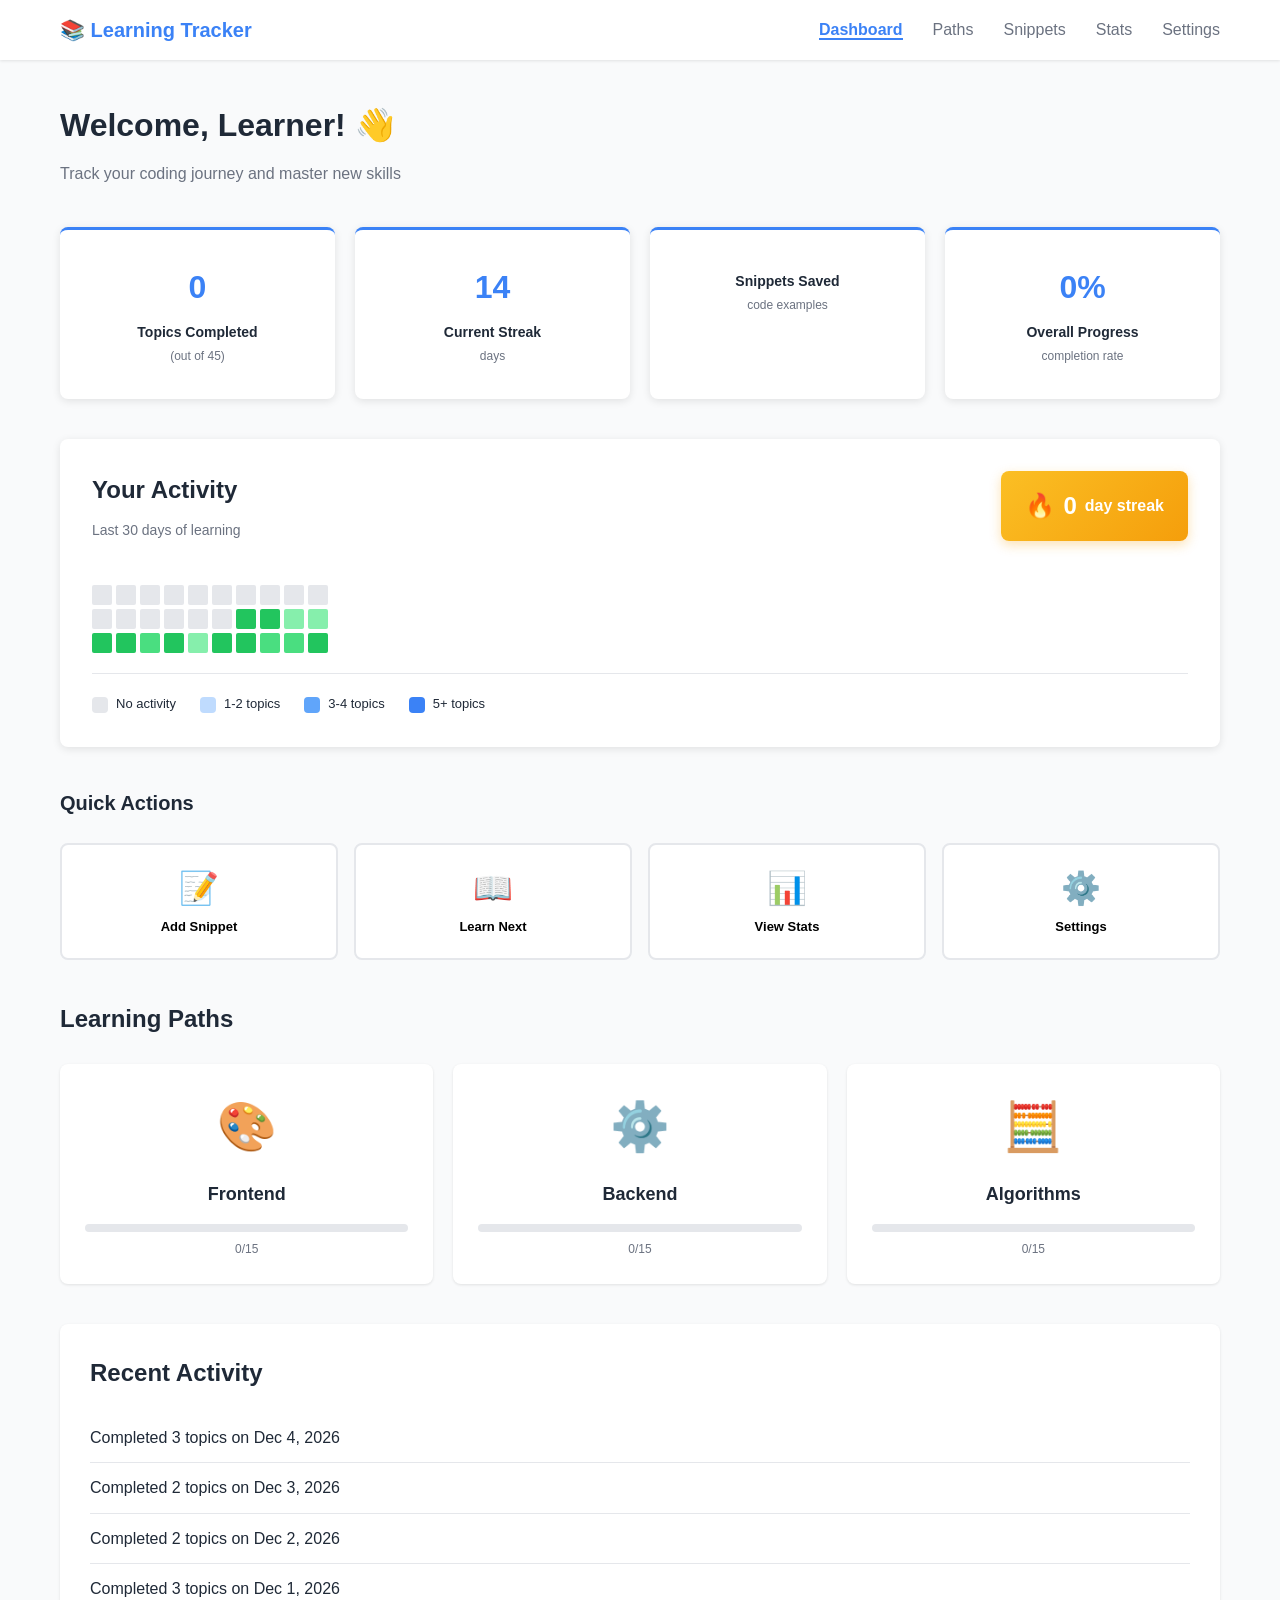
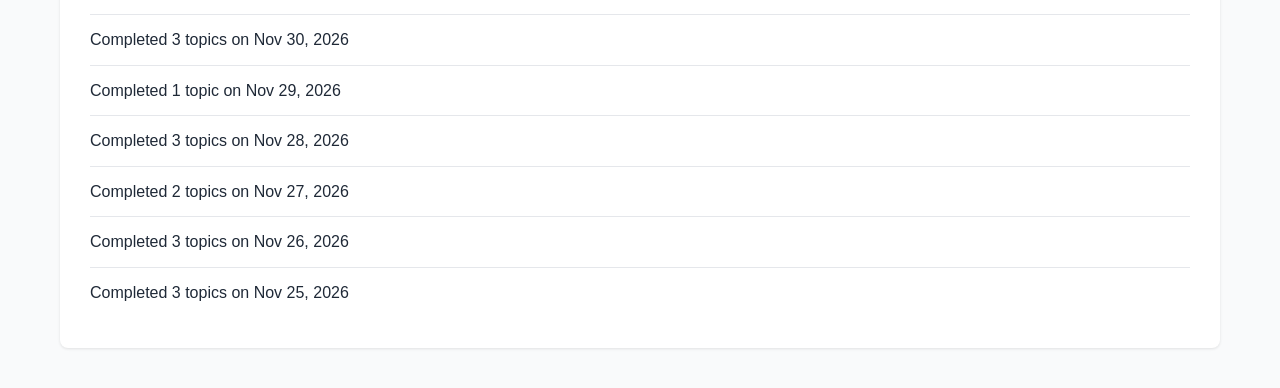
<file: index.html>
<!DOCTYPE html>
<html lang="en">
<head>
    <meta charset="UTF-8">
    <meta name="viewport" content="width=device-width, initial-scale=1.0">
    <title>Developer Learning Path Tracker</title>
    <link rel="stylesheet" href="css/style.css">
</head>
<body>
    <!-- Navigation -->
    <nav class="navbar">
        <div class="nav-container">
            <div class="nav-logo">📚 Learning Tracker</div>
            <button class="hamburger" id="hamburger">
                <span></span>
                <span></span>
                <span></span>
            </button>
            <ul class="nav-menu" id="navMenu">
                <li><a href="index.html" class="active">Dashboard</a></li>
                <li><a href="paths.html">Paths</a></li>
                <li><a href="snippets.html">Snippets</a></li>
                <li><a href="stats.html">Stats</a></li>
                <li><a href="settings.html">Settings</a></li>
            </ul>
        </div>
    </nav>

    <!-- Main Content -->
    <main class="container">
        <div class="dashboard-header">
            <h1>Welcome, <span id="userName">Learner</span>! 👋</h1>
            <p>Track your coding journey and master new skills</p>
        </div>

        <!-- Stats Cards -->
        <section class="stats-section">
            <div class="stat-card">
                <div class="stat-number" id="topicsCount">0</div>
                <div class="stat-label">Topics Completed</div>
                <div class="stat-subtitle">(out of 45)</div>
            </div>
            <div class="stat-card">
                <div class="stat-number" id="currentStreak">0</div>
                <div class="stat-label">Current Streak</div>
                <div class="stat-subtitle">days</div>
            </div>
            <div class="stat-card">
                <div class="stat-number" id="snippetsCount">0</div>
                <div class="stat-label">Snippets Saved</div>
                <div class="stat-subtitle">code examples</div>
            </div>
            <div class="stat-card">
                <div class="stat-number" id="completionRate">0%</div>
                <div class="stat-label">Overall Progress</div>
                <div class="stat-subtitle">completion rate</div>
            </div>
        </section>

        <!-- Activity Grid -->
        <section class="activity-section">
            <div class="activity-header">
                <div>
                    <h2>Your Activity</h2>
                    <p class="activity-label">Last 30 days of learning</p>
                </div>
                <div class="streak-badge" id="streakBadge">
                    <span class="streak-fire">🔥</span>
                    <span class="streak-number" id="streakDisplay">0</span>
                    <span class="streak-text">day streak</span>
                </div>
            </div>
            <div class="activity-grid" id="activityGrid"></div>
            <div class="activity-legend">
                <div class="legend-item">
                    <span class="legend-box" style="background-color: #e5e7eb;"></span>
                    <span>No activity</span>
                </div>
                <div class="legend-item">
                    <span class="legend-box" style="background-color: #bfdbfe;"></span>
                    <span>1-2 topics</span>
                </div>
                <div class="legend-item">
                    <span class="legend-box" style="background-color: #60a5fa;"></span>
                    <span>3-4 topics</span>
                </div>
                <div class="legend-item">
                    <span class="legend-box" style="background-color: #3b82f6;"></span>
                    <span>5+ topics</span>
                </div>
            </div>
        </section>

        <!-- Quick Actions -->
        <section class="quick-actions-section">
            <h2>Quick Actions</h2>
            <div class="quick-actions-grid">
                <button class="quick-action-btn" onclick="openSnippetModal()">
                    <span class="action-icon">📝</span>
                    <span class="action-text">Add Snippet</span>
                </button>
                <button class="quick-action-btn" onclick="goToPath('frontend')">
                    <span class="action-icon">📖</span>
                    <span class="action-text">Learn Next</span>
                </button>
                <button class="quick-action-btn" onclick="window.location.href='stats.html'">
                    <span class="action-icon">📊</span>
                    <span class="action-text">View Stats</span>
                </button>
                <button class="quick-action-btn" onclick="window.location.href='settings.html'">
                    <span class="action-icon">⚙️</span>
                    <span class="action-text">Settings</span>
                </button>
            </div>
        </section>

        <!-- Learning Paths Overview -->
        <section class="paths-section">
            <h2>Learning Paths</h2>
            <div class="paths-grid">
                <div class="path-card" onclick="goToPath('frontend')">
                    <div class="path-icon">🎨</div>
                    <h3>Frontend</h3>
                    <div class="path-progress">
                        <div class="progress-bar">
                            <div class="progress-fill" id="frontendProgress"></div>
                        </div>
                        <span class="progress-text" id="frontendText">0/15</span>
                    </div>
                </div>
                <div class="path-card" onclick="goToPath('backend')">
                    <div class="path-icon">⚙️</div>
                    <h3>Backend</h3>
                    <div class="path-progress">
                        <div class="progress-bar">
                            <div class="progress-fill" id="backendProgress"></div>
                        </div>
                        <span class="progress-text" id="backendText">0/15</span>
                    </div>
                </div>
                <div class="path-card" onclick="goToPath('algorithms')">
                    <div class="path-icon">🧮</div>
                    <h3>Algorithms</h3>
                    <div class="path-progress">
                        <div class="progress-bar">
                            <div class="progress-fill" id="algorithmsProgress"></div>
                        </div>
                        <span class="progress-text" id="algorithmsText">0/15</span>
                    </div>
                </div>
            </div>
        </section>

        <!-- Recent Activity -->
        <section class="recent-section">
            <h2>Recent Activity</h2>
            <ul class="activity-list" id="activityList">
                <li>No activity yet. Start learning!</li>
            </ul>
        </section>
    </main>

    <script src="js/data.js"></script>
    <script src="js/utils.js"></script>
    <script src="js/app.js"></script>
    <script>
        // Dashboard specific initialization
        document.addEventListener('DOMContentLoaded', function() {
            initDashboard();
        });

        function initDashboard() {
            // Display user name
            const userName = localStorage.getItem('userName') || 'Learner';
            document.getElementById('userName').textContent = userName;

            // Calculate and display stats
            updateStats();
            renderActivityGrid();
            updatePathProgress();
            updateRecentActivity();
        }

        function updateStats() {
            const topics = loadTopics();
            const snippets = loadSnippets();
            
            // Count completed topics
            let completedCount = 0;
            for (let topicId in topics) {
                if (topics[topicId].completed) {
                    completedCount++;
                }
            }

            // Calculate current streak
            const streak = calculateCurrentStreak();

            // Update DOM
            document.getElementById('topicsCount').textContent = completedCount;
            document.getElementById('currentStreak').textContent = streak;
            document.getElementById('snippetsCount').textContent = snippets.length;
            document.getElementById('completionRate').textContent = 
                Math.round((completedCount / 45) * 100) + '%';
        }

        function calculateCurrentStreak() {
            const activity = loadActivity();
            let streak = 0;
            const today = new Date();

            for (let i = 0; i < 365; i++) {
                const date = new Date(today);
                date.setDate(date.getDate() - i);
                const dateStr = date.toISOString().split('T')[0];

                if (activity[dateStr] && activity[dateStr].topicsCompleted > 0) {
                    streak++;
                } else if (i > 0) {
                    break;
                }
            }

            return streak;
        }

        function updatePathProgress() {
            const topics = loadTopics();
            const paths = {
                frontend: { completed: 0, total: 15 },
                backend: { completed: 0, total: 15 },
                algorithms: { completed: 0, total: 15 }
            };

            for (let topicId in topics) {
                const topic = topics[topicId];
                if (paths[topic.path]) {
                    if (topic.completed) {
                        paths[topic.path].completed++;
                    }
                }
            }

            // Update frontend
            updatePathCard('frontend', paths.frontend.completed, paths.frontend.total);
            // Update backend
            updatePathCard('backend', paths.backend.completed, paths.backend.total);
            // Update algorithms
            updatePathCard('algorithms', paths.algorithms.completed, paths.algorithms.total);
        }

        function updatePathCard(path, completed, total) {
            const percentage = (completed / total) * 100;
            document.getElementById(path + 'Progress').style.width = percentage + '%';
            document.getElementById(path + 'Text').textContent = completed + '/' + total;
        }

        function updateRecentActivity() {
            const activity = loadActivity();
            const activityList = document.getElementById('activityList');
            activityList.innerHTML = '';

            // Get last 10 days of activity
            const entries = [];
            for (let i = 0; i < 10; i++) {
                const date = new Date();
                date.setDate(date.getDate() - i);
                const dateStr = date.toISOString().split('T')[0];

                if (activity[dateStr] && activity[dateStr].topicsCompleted > 0) {
                    entries.push({
                        date: dateStr,
                        count: activity[dateStr].topicsCompleted
                    });
                }
            }

            if (entries.length === 0) {
                activityList.innerHTML = '<li>No activity yet. Start learning!</li>';
                return;
            }

            entries.forEach(entry => {
                const formattedDate = formatDate(new Date(entry.date));
                const li = document.createElement('li');
                li.textContent = `Completed ${entry.count} topic${entry.count > 1 ? 's' : ''} on ${formattedDate}`;
                activityList.appendChild(li);
            });
        }

        function goToPath(path) {
            window.location.href = 'paths.html#' + path;
        }
    </script>
</body>
</html>
</file>
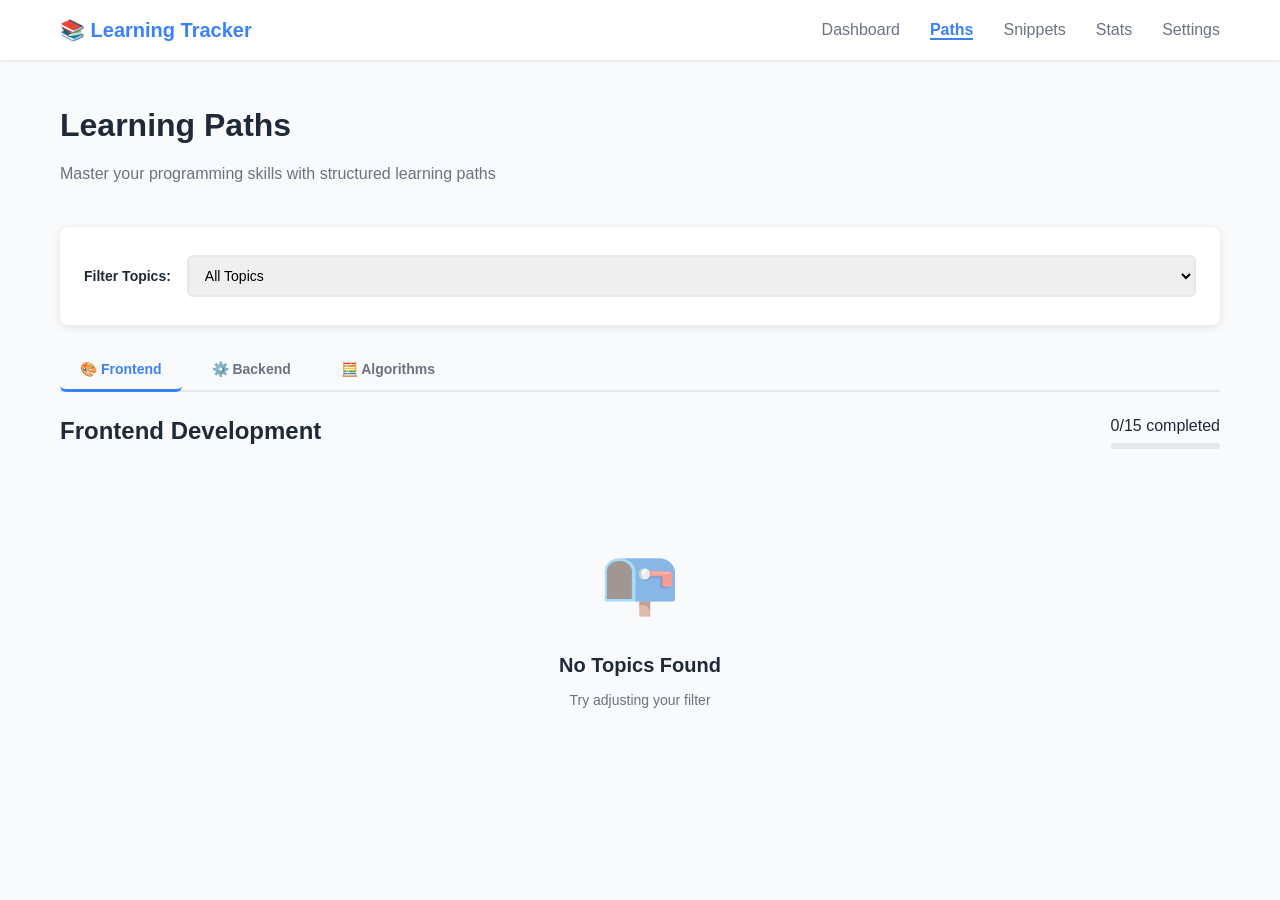
<file: paths.html>
<!DOCTYPE html>
<html lang="en">
<head>
    <meta charset="UTF-8">
    <meta name="viewport" content="width=device-width, initial-scale=1.0">
    <title>Learning Paths - Developer Learning Tracker</title>
    <link rel="stylesheet" href="css/style.css">
</head>
<body>
    <!-- Navigation -->
    <nav class="navbar">
        <div class="nav-container">
            <div class="nav-logo">📚 Learning Tracker</div>
            <button class="hamburger" id="hamburger">
                <span></span>
                <span></span>
                <span></span>
            </button>
            <ul class="nav-menu" id="navMenu">
                <li><a href="index.html">Dashboard</a></li>
                <li><a href="paths.html" class="active">Paths</a></li>
                <li><a href="snippets.html">Snippets</a></li>
                <li><a href="stats.html">Stats</a></li>
                <li><a href="settings.html">Settings</a></li>
            </ul>
        </div>
    </nav>

    <!-- Main Content -->
    <main class="container">
        <div class="dashboard-header">
            <h1>Learning Paths</h1>
            <p>Master your programming skills with structured learning paths</p>
        </div>

        <!-- Filter Controls -->
        <div class="filter-controls">
            <label for="topicFilter">Filter Topics:</label>
            <select id="topicFilter" onchange="applyFilter()">
                <option value="all">All Topics</option>
                <option value="completed">Completed</option>
                <option value="in-progress">In Progress</option>
                <option value="not-started">Not Started</option>
            </select>
        </div>

        <!-- Tabs for paths -->
        <div class="tabs">
            <button class="tab-button active" onclick="switchTab('frontend')">🎨 Frontend</button>
            <button class="tab-button" onclick="switchTab('backend')">⚙️ Backend</button>
            <button class="tab-button" onclick="switchTab('algorithms')">🧮 Algorithms</button>
        </div>

        <!-- Frontend Path -->
        <div class="tab-content active" id="frontend-content">
            <div class="flex-between mb-20">
                <h2>Frontend Development</h2>
                <div class="progress-info">
                    <span id="frontendProgress">0/15 completed</span>
                    <div class="progress-bar" style="width: 100%; height: 6px; background: #e5e7eb; border-radius: 3px; margin-top: 5px;">
                        <div id="frontendProgressBar" class="progress-fill" style="width: 0%; height: 100%; background: #10b981; border-radius: 3px;"></div>
                    </div>
                </div>
            </div>
            <div class="grid" id="frontend-topics"></div>
        </div>

        <!-- Backend Path -->
        <div class="tab-content" id="backend-content">
            <div class="flex-between mb-20">
                <h2>Backend Development</h2>
                <div class="progress-info">
                    <span id="backendProgress">0/15 completed</span>
                    <div class="progress-bar" style="width: 100%; height: 6px; background: #e5e7eb; border-radius: 3px; margin-top: 5px;">
                        <div id="backendProgressBar" class="progress-fill" style="width: 0%; height: 100%; background: #10b981; border-radius: 3px;"></div>
                    </div>
                </div>
            </div>
            <div class="grid" id="backend-topics"></div>
        </div>

        <!-- Algorithms Path -->
        <div class="tab-content" id="algorithms-content">
            <div class="flex-between mb-20">
                <h2>Algorithms & Data Structures</h2>
                <div class="progress-info">
                    <span id="algorithmsProgress">0/15 completed</span>
                    <div class="progress-bar" style="width: 100%; height: 6px; background: #e5e7eb; border-radius: 3px; margin-top: 5px;">
                        <div id="algorithmsProgressBar" class="progress-fill" style="width: 0%; height: 100%; background: #10b981; border-radius: 3px;"></div>
                    </div>
                </div>
            </div>
            <div class="grid" id="algorithms-topics"></div>
        </div>
    </main>

    <script src="js/data.js"></script>
    <script src="js/utils.js"></script>
    <script src="js/app.js"></script>
    <script>
        document.addEventListener('DOMContentLoaded', function() {
            renderPaths();
            
            // Check if hash was set to jump to specific path
            const hash = window.location.hash.substring(1);
            if (hash) {
                switchTab(hash);
            }
        });

        function switchTab(pathId) {
            // Hide all tab contents
            document.querySelectorAll('.tab-content').forEach(content => {
                content.classList.remove('active');
            });

            // Remove active class from all buttons
            document.querySelectorAll('.tab-button').forEach(btn => {
                btn.classList.remove('active');
            });

            // Show selected tab
            document.getElementById(pathId + '-content').classList.add('active');

            // Add active class to clicked button
            event.target.classList.add('active');
        }

        function renderPaths() {
            const paths = ['frontend', 'backend', 'algorithms'];
            paths.forEach(path => {
                renderPath(path);
            });
        }

        let currentFilter = 'all';

        function renderPath(path) {
            const container = document.getElementById(path + '-topics');
            let topics = getTopicsByPath(path);

            // Apply filter
            if (currentFilter !== 'all') {
                topics = topics.filter(topic => {
                    if (currentFilter === 'completed') return topic.completed;
                    if (currentFilter === 'in-progress') return !topic.completed && topic.notes.length > 0;
                    if (currentFilter === 'not-started') return !topic.completed && !topic.notes.length;
                    return true;
                });
            }

            container.innerHTML = '';

            if (topics.length === 0) {
                container.innerHTML = '<div class="empty-state" style="grid-column: 1/-1;"><div class="empty-icon">📭</div><div class="empty-title">No Topics Found</div><div class="empty-message">Try adjusting your filter</div></div>';
                return;
            }

            let completedCount = 0;
            const allTopics = getTopicsByPath(path);
            allTopics.forEach(topic => {
                if (topic.completed) completedCount++;
            });

            topics.forEach(topic => {
                const card = createTopicCard(topic.id, topic);
                container.appendChild(card);
            });

            // Update progress
            updatePathProgress(path, completedCount, allTopics.length);
        }

        function applyFilter() {
            const filterValue = document.getElementById('topicFilter').value;
            currentFilter = filterValue;
            renderPaths();
        }

        function updatePathProgress(path, completed, total) {
            const percentage = (completed / total) * 100;
            document.getElementById(path + 'Progress').textContent = completed + '/' + total + ' completed';
            document.getElementById(path + 'ProgressBar').style.width = percentage + '%';
        }
    </script>
</body>
</html>
</file>
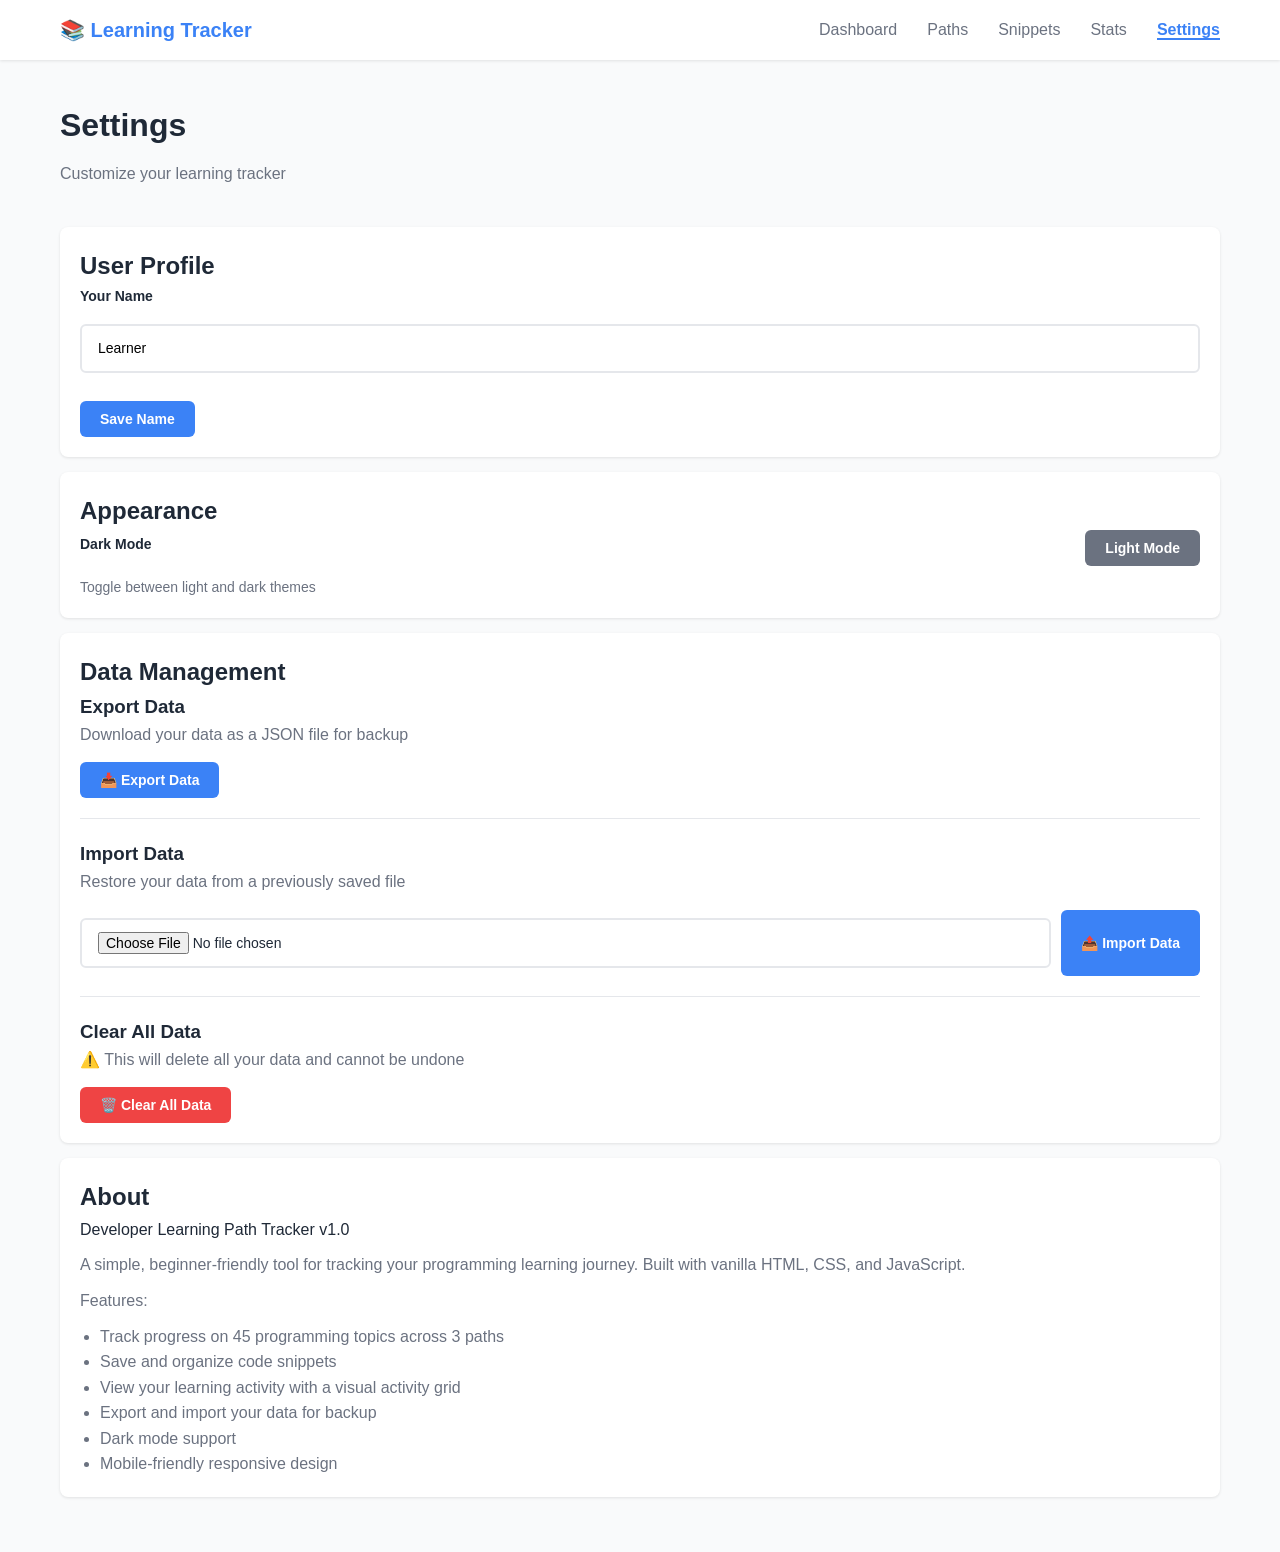
<file: settings.html>
<!DOCTYPE html>
<html lang="en">
<head>
    <meta charset="UTF-8">
    <meta name="viewport" content="width=device-width, initial-scale=1.0">
    <title>Settings - Developer Learning Tracker</title>
    <link rel="stylesheet" href="css/style.css">
</head>
<body>
    <!-- Navigation -->
    <nav class="navbar">
        <div class="nav-container">
            <div class="nav-logo">📚 Learning Tracker</div>
            <button class="hamburger" id="hamburger">
                <span></span>
                <span></span>
                <span></span>
            </button>
            <ul class="nav-menu" id="navMenu">
                <li><a href="index.html">Dashboard</a></li>
                <li><a href="paths.html">Paths</a></li>
                <li><a href="snippets.html">Snippets</a></li>
                <li><a href="stats.html">Stats</a></li>
                <li><a href="settings.html" class="active">Settings</a></li>
            </ul>
        </div>
    </nav>

    <!-- Main Content -->
    <main class="container">
        <div class="dashboard-header">
            <h1>Settings</h1>
            <p>Customize your learning tracker</p>
        </div>

        <!-- User Profile Section -->
        <section class="card">
            <h2>User Profile</h2>
            <div>
                <label for="userName">Your Name</label>
                <input type="text" id="userName" placeholder="Enter your name">
                <button class="btn-primary mt-20" onclick="saveName()">Save Name</button>
            </div>
        </section>

        <!-- Theme Section -->
        <section class="card">
            <h2>Appearance</h2>
            <div class="flex-between">
                <label for="themeToggle">Dark Mode</label>
                <button class="btn-secondary" onclick="toggleTheme()" id="themeToggle">
                    Light Mode
                </button>
            </div>
            <p style="color: #6b7280; font-size: 14px; margin-top: 10px;">Toggle between light and dark themes</p>
        </section>

        <!-- Data Management Section -->
        <section class="card">
            <h2>Data Management</h2>

            <!-- Export Data -->
            <div style="margin-bottom: 20px;">
                <h3>Export Data</h3>
                <p style="color: #6b7280; margin-bottom: 15px;">Download your data as a JSON file for backup</p>
                <button class="btn-primary" onclick="exportData()">📥 Export Data</button>
            </div>

            <!-- Import Data -->
            <div style="margin-bottom: 20px; padding-top: 20px; border-top: 1px solid #e5e7eb;">
                <h3>Import Data</h3>
                <p style="color: #6b7280; margin-bottom: 15px;">Restore your data from a previously saved file</p>
                <div style="display: flex; gap: 10px;">
                    <input type="file" id="importFile" accept=".json" style="flex: 1;">
                    <button class="btn-primary" onclick="importDataFile()">📤 Import Data</button>
                </div>
            </div>

            <!-- Clear Data -->
            <div style="padding-top: 20px; border-top: 1px solid #e5e7eb;">
                <h3>Clear All Data</h3>
                <p style="color: #6b7280; margin-bottom: 15px;">⚠️ This will delete all your data and cannot be undone</p>
                <button class="btn-danger" onclick="clearData()">🗑️ Clear All Data</button>
            </div>
        </section>

        <!-- About Section -->
        <section class="card">
            <h2>About</h2>
            <div>
                <p>Developer Learning Path Tracker v1.0</p>
                <p style="color: #6b7280; margin-top: 10px;">A simple, beginner-friendly tool for tracking your programming learning journey. Built with vanilla HTML, CSS, and JavaScript.</p>
                <p style="color: #6b7280; margin-top: 10px;">Features:</p>
                <ul style="color: #6b7280; margin-left: 20px; margin-top: 10px;">
                    <li>Track progress on 45 programming topics across 3 paths</li>
                    <li>Save and organize code snippets</li>
                    <li>View your learning activity with a visual activity grid</li>
                    <li>Export and import your data for backup</li>
                    <li>Dark mode support</li>
                    <li>Mobile-friendly responsive design</li>
                </ul>
            </div>
        </section>
    </main>

    <script src="js/data.js"></script>
    <script src="js/utils.js"></script>
    <script src="js/app.js"></script>
    <script>
        document.addEventListener('DOMContentLoaded', function() {
            // Load current user name
            const userName = getUserName();
            document.getElementById('userName').value = userName;

            // Set theme button text
            updateThemeButton();
        });

        function saveName() {
            const name = document.getElementById('userName').value.trim();
            if (name) {
                setUserName(name);
                alert('Name saved successfully!');
            } else {
                alert('Please enter a name');
            }
        }

        function updateThemeButton() {
            const isDark = document.body.classList.contains('dark-mode');
            const btn = document.getElementById('themeToggle');
            btn.textContent = isDark ? 'Dark Mode' : 'Light Mode';
        }

        function importDataFile() {
            const fileInput = document.getElementById('importFile');
            if (!fileInput.files || fileInput.files.length === 0) {
                alert('Please select a file');
                return;
            }

            const file = fileInput.files[0];
            const reader = new FileReader();

            reader.onload = function(e) {
                try {
                    const content = e.target.result;
                    if (importData(content)) {
                        alert('Data imported successfully! Reloading page...');
                        setTimeout(() => {
                            location.reload();
                        }, 1000);
                    } else {
                        alert('Failed to import data. Check the file format.');
                    }
                } catch (error) {
                    alert('Error reading file: ' + error.message);
                }
            };

            reader.readAsText(file);
        }

        function clearData() {
            if (clearAllData()) {
                alert('All data cleared! Reloading page...');
                setTimeout(() => {
                    location.reload();
                }, 1000);
            }
        }

        // Override toggleTheme to update button text
        const originalToggleTheme = window.toggleTheme;
        window.toggleTheme = function() {
            originalToggleTheme();
            updateThemeButton();
        };
    </script>
</body>
</html>
</file>
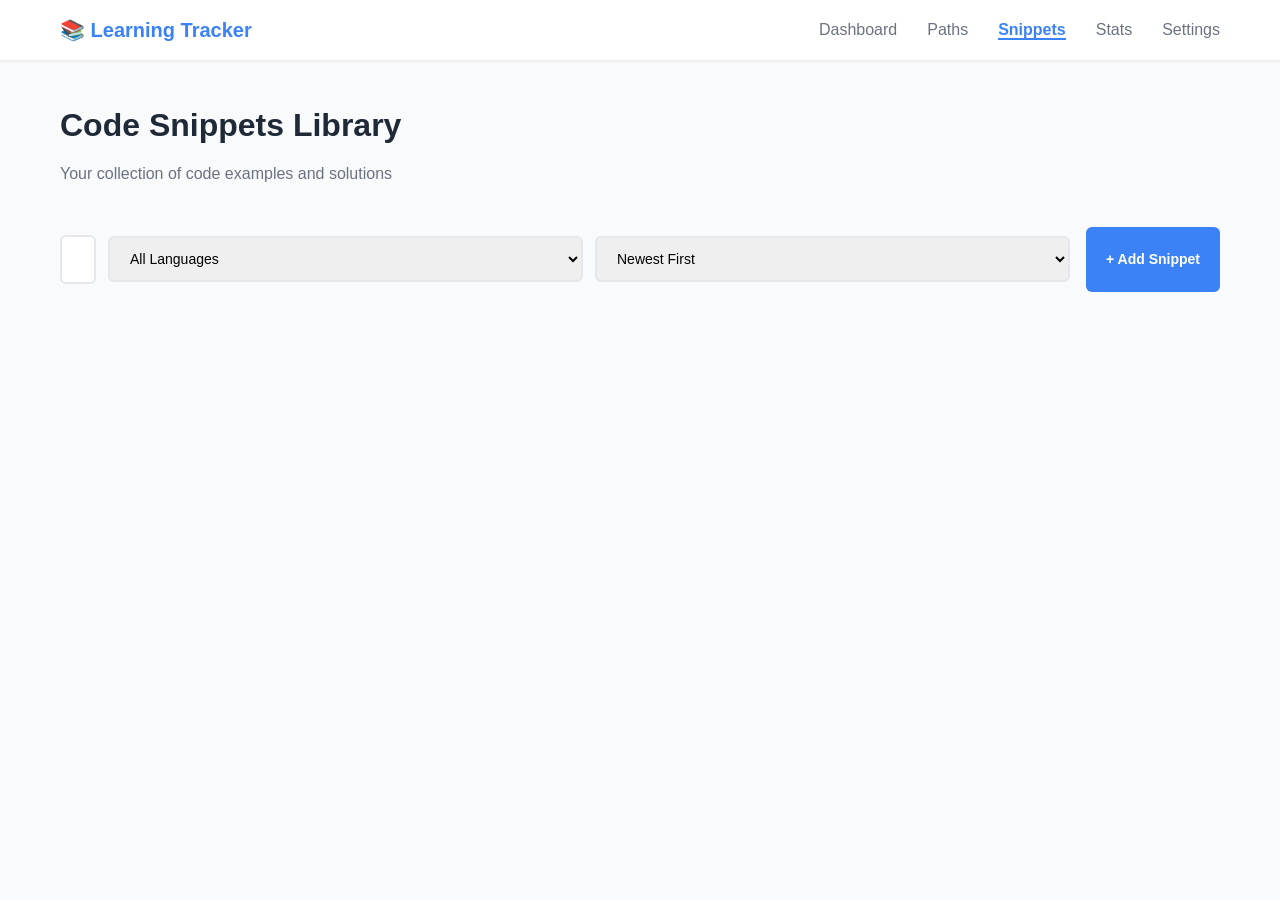
<file: snippets.html>
<!DOCTYPE html>
<html lang="en">
<head>
    <meta charset="UTF-8">
    <meta name="viewport" content="width=device-width, initial-scale=1.0">
    <title>Code Snippets - Developer Learning Tracker</title>
    <link rel="stylesheet" href="css/style.css">
</head>
<body>
    <!-- Navigation -->
    <nav class="navbar">
        <div class="nav-container">
            <div class="nav-logo">📚 Learning Tracker</div>
            <button class="hamburger" id="hamburger">
                <span></span>
                <span></span>
                <span></span>
            </button>
            <ul class="nav-menu" id="navMenu">
                <li><a href="index.html">Dashboard</a></li>
                <li><a href="paths.html">Paths</a></li>
                <li><a href="snippets.html" class="active">Snippets</a></li>
                <li><a href="stats.html">Stats</a></li>
                <li><a href="settings.html">Settings</a></li>
            </ul>
        </div>
    </nav>

    <!-- Main Content -->
    <main class="container">
        <div class="dashboard-header">
            <h1>Code Snippets Library</h1>
            <p>Your collection of code examples and solutions</p>
        </div>

        <!-- Search, Filter and Add Button -->
        <div class="snippets-controls">
            <div class="search-filter-group">
                <input type="text" id="searchBox" placeholder="Search snippets by title..." onkeyup="filterSnippets()" class="search-input">
                <select id="languageFilter" onchange="filterSnippets()" class="language-filter">
                    <option value="">All Languages</option>
                    <option value="html">HTML</option>
                    <option value="css">CSS</option>
                    <option value="javascript">JavaScript</option>
                </select>
                <select id="sortBy" onchange="filterSnippets()" class="sort-select">
                    <option value="newest">Newest First</option>
                    <option value="oldest">Oldest First</option>
                    <option value="alphabetical">A - Z</option>
                </select>
            </div>
            <button class="btn-primary" onclick="openSnippetEditor()">+ Add Snippet</button>
        </div>

        <!-- Snippets Container -->
        <div class="grid" id="snippetsContainer"></div>
    </main>

    <!-- Snippet Editor Modal -->
    <div class="modal" id="snippetModal">
        <div class="modal-content">
            <div class="modal-header">
                <h2 id="modalTitle">Add Code Snippet</h2>
                <button class="close-btn" onclick="hideModal('snippetModal')">&times;</button>
            </div>

            <div>
                <label for="snippetTitle">Snippet Title *</label>
                <input type="text" id="snippetTitle" placeholder="e.g., Array Map Example">

                <label for="snippetTopic">Associated Topic *</label>
                <select id="snippetTopic" style="width: 100%; padding: 10px; margin: 8px 0; border: 1px solid #d1d5db; border-radius: 6px;">
                    <option value="">Select a topic...</option>
                </select>

                <label for="snippetLanguage">Language *</label>
                <div style="display: flex; gap: 15px; margin: 10px 0;">
                    <label>
                        <input type="radio" name="language" value="html"> HTML
                    </label>
                    <label>
                        <input type="radio" name="language" value="css"> CSS
                    </label>
                    <label>
                        <input type="radio" name="language" value="javascript" checked> JavaScript
                    </label>
                </div>

                <label for="snippetCode">Code *</label>
                <textarea id="snippetCode" placeholder="Paste your code here..." rows="10"></textarea>

                <div style="display: flex; gap: 10px; margin-top: 20px;">
                    <button class="btn-primary" onclick="saveNewSnippet()">Save Snippet</button>
                    <button class="btn-secondary" onclick="hideModal('snippetModal')">Cancel</button>
                </div>
            </div>
        </div>
    </div>

    <!-- Snippet View Modal -->
    <div class="modal" id="viewModal">
        <div class="modal-content" style="max-width: 700px;">
            <div class="modal-header">
                <h2 id="viewTitle">Snippet</h2>
                <button class="close-btn" onclick="hideModal('viewModal')">&times;</button>
            </div>
            <div>
                <p id="viewTopic" style="color: #6b7280; font-size: 14px; margin-bottom: 10px;"></p>
                <pre id="viewCode" style="background: #f3f4f6; padding: 15px; border-radius: 4px; overflow-x: auto;"></pre>
                <button class="btn-primary" onclick="copyToClipboard()">Copy Code</button>
            </div>
        </div>
    </div>

    <script src="js/data.js"></script>
    <script src="js/utils.js"></script>
    <script src="js/app.js"></script>
    <script>
        let allSnippets = [];
        let currentViewSnippet = null;

        document.addEventListener('DOMContentLoaded', function() {
            populateTopicSelect();
            renderSnippets();
        });

        function populateTopicSelect() {
            const select = document.getElementById('snippetTopic');
            const topics = loadTopics();

            for (let topicId in topics) {
                const option = document.createElement('option');
                option.value = topicId;
                option.textContent = topics[topicId].name;
                select.appendChild(option);
            }
        }

        function renderSnippets() {
            allSnippets = loadSnippets();
            filterSnippets();
        }

        function filterSnippets() {
            const searchTerm = document.getElementById('searchBox').value.toLowerCase();
            const languageFilter = document.getElementById('languageFilter').value;
            const sortBy = document.getElementById('sortBy').value;
            const container = document.getElementById('snippetsContainer');

            // Filter snippets
            let filtered = allSnippets.filter(snippet => {
                const matchesSearch = snippet.title.toLowerCase().includes(searchTerm);
                const matchesLanguage = !languageFilter || snippet.language === languageFilter;
                return matchesSearch && matchesLanguage;
            });

            // Sort snippets
            if (sortBy === 'newest') {
                filtered.sort((a, b) => new Date(b.createdAt) - new Date(a.createdAt));
            } else if (sortBy === 'oldest') {
                filtered.sort((a, b) => new Date(a.createdAt) - new Date(b.createdAt));
            } else if (sortBy === 'alphabetical') {
                filtered.sort((a, b) => a.title.localeCompare(b.title));
            }

            container.innerHTML = '';

            if (filtered.length === 0) {
                container.innerHTML = '<div class="empty-state" style="grid-column: 1/-1;"><div class="empty-icon">📝</div><div class="empty-title">No Snippets Found</div><div class="empty-message">Create your first code snippet to get started!</div></div>';
                return;
            }

            filtered.forEach(snippet => {
                const card = document.createElement('div');
                card.className = 'card snippet-card';

                const topicName = getTopicName(snippet.topicId);
                const codeLines = snippet.code.split('\n');
                const preview = codeLines.slice(0, 2).join('\n').substring(0, 60);
                const hasMore = codeLines.length > 2 || preview.length < codeLines.slice(0, 2).join('\n').length;
                const languageColor = getLanguageColor(snippet.language);
                const createdDate = formatDate(new Date(snippet.createdAt || new Date()));

                card.innerHTML = `
                    <div class="snippet-card-header">
                        <h3>${snippet.title}</h3>
                        <span class="language-badge" style="background-color: ${languageColor};">${snippet.language.toUpperCase()}</span>
                    </div>
                    <p class="snippet-meta">📌 ${topicName} • ${createdDate}</p>
                    <pre class="snippet-preview">${preview}${hasMore ? '\n...' : ''}</pre>
                    <div class="snippet-actions">
                        <button class="btn-primary" onclick="viewSnippet('${snippet.id}')">View Code</button>
                        <button class="btn-danger" onclick="deleteSnippetConfirm('${snippet.id}')">Delete</button>
                    </div>
                `;

                container.appendChild(card);
            });
        }

        function getLanguageColor(language) {
            const colors = {
                'html': '#E34C26',
                'css': '#563D7C',
                'javascript': '#F7DF1E'
            };
            return colors[language] || '#666';
        }

        function openSnippetEditor() {
            document.getElementById('modalTitle').textContent = 'Add Code Snippet';
            document.getElementById('snippetTitle').value = '';
            document.getElementById('snippetTopic').value = '';
            document.getElementById('snippetCode').value = '';
            document.querySelector('input[name="language"][value="javascript"]').checked = true;
            showModal('snippetModal');
        }

        function saveNewSnippet() {
            const title = document.getElementById('snippetTitle').value.trim();
            const topicId = document.getElementById('snippetTopic').value;
            const code = document.getElementById('snippetCode').value.trim();
            const language = document.querySelector('input[name="language"]:checked').value;

            if (!title || !topicId || !code) {
                alert('Please fill in all fields');
                return;
            }

            const snippet = {
                title: title,
                topicId: topicId,
                language: language,
                code: code
            };

            saveSnippet(snippet);
            hideModal('snippetModal');
            renderSnippets();
        }

        function viewSnippet(id) {
            const snippets = loadSnippets();
            const snippet = snippets.find(s => s.id === id);

            if (snippet) {
                currentViewSnippet = snippet;
                document.getElementById('viewTitle').textContent = snippet.title;
                document.getElementById('viewTopic').textContent = 'Topic: ' + getTopicName(snippet.topicId) + ' • Language: ' + snippet.language;
                document.getElementById('viewCode').textContent = snippet.code;
                showModal('viewModal');
            }
        }

        function copyToClipboard() {
            if (currentViewSnippet) {
                navigator.clipboard.writeText(currentViewSnippet.code).then(() => {
                    alert('Code copied to clipboard!');
                }).catch(() => {
                    alert('Failed to copy code');
                });
            }
        }

        function deleteSnippetConfirm(id) {
            if (confirm('Are you sure you want to delete this snippet?')) {
                deleteSnippet(id);
                renderSnippets();
            }
        }
    </script>
</body>
</html>
</file>
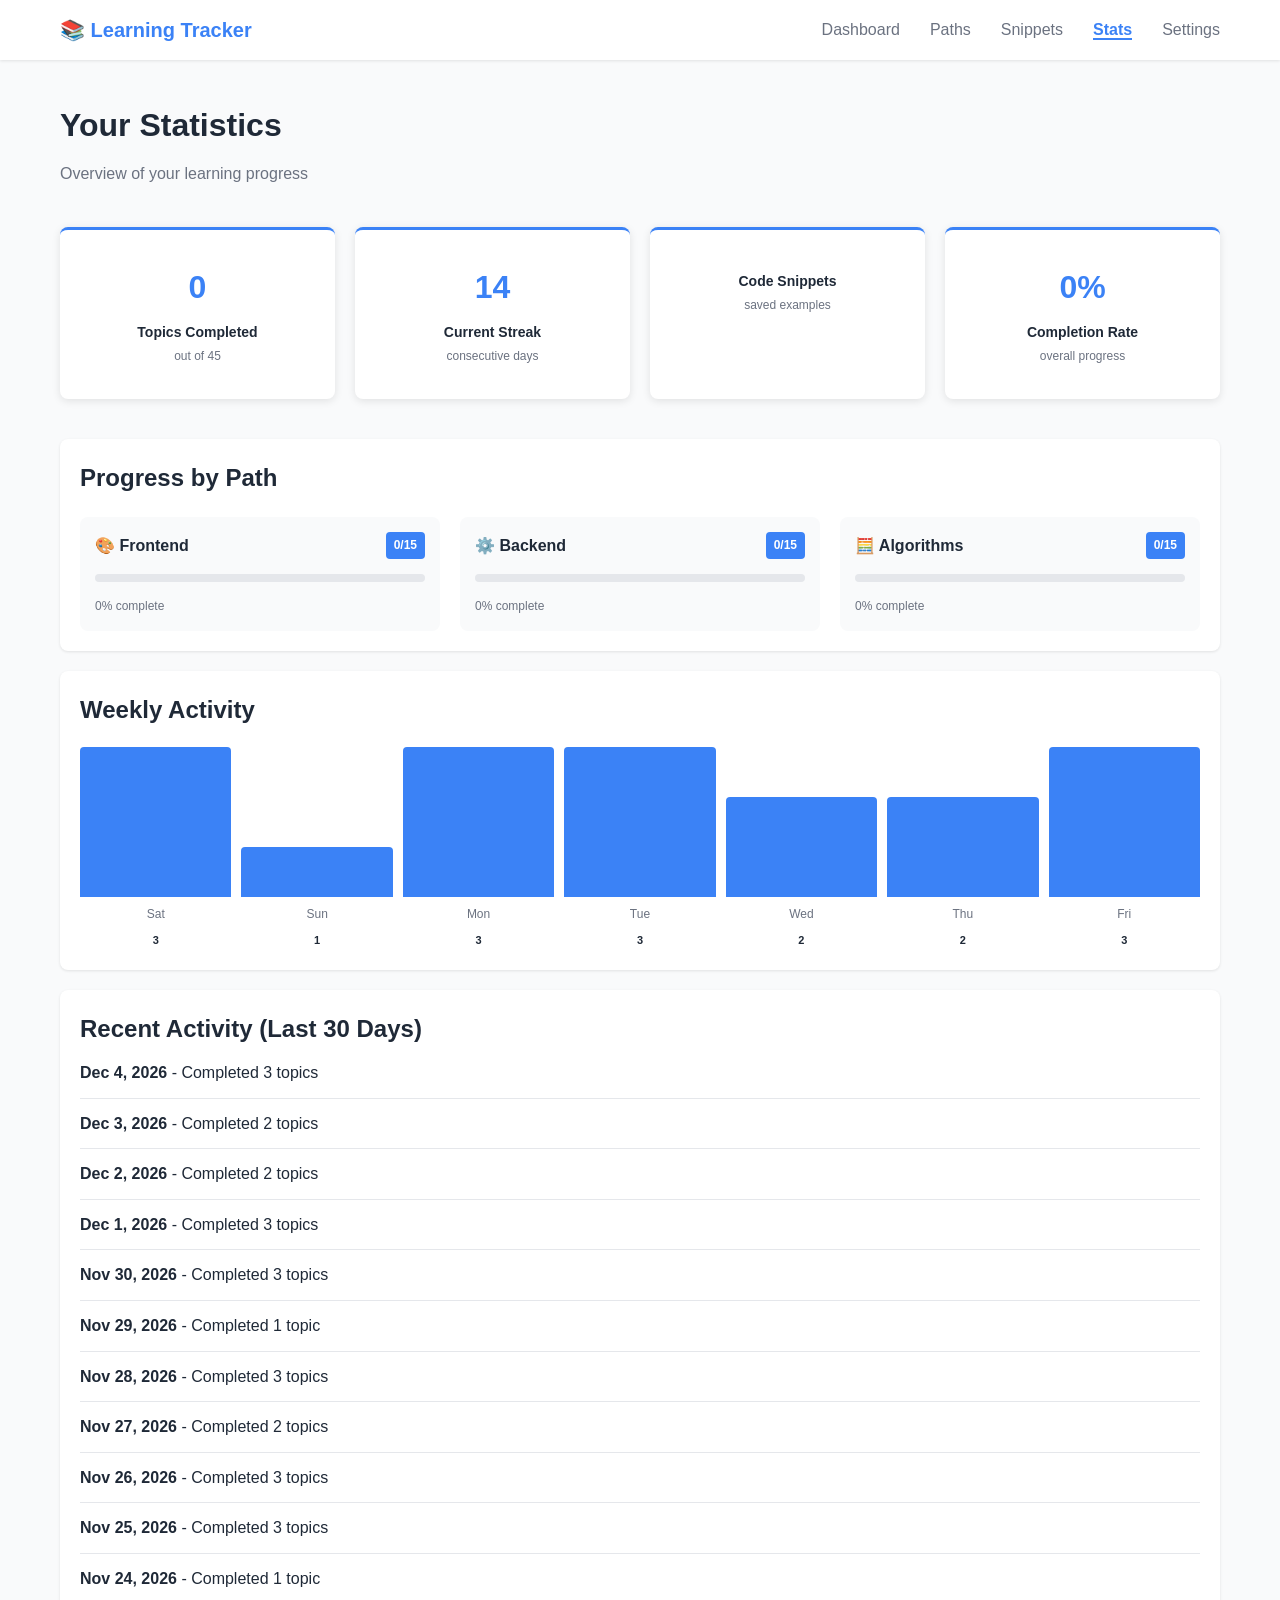
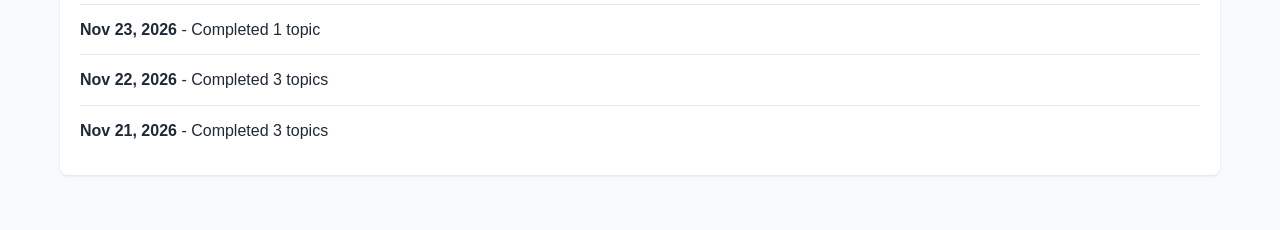
<file: stats.html>
<!DOCTYPE html>
<html lang="en">
<head>
    <meta charset="UTF-8">
    <meta name="viewport" content="width=device-width, initial-scale=1.0">
    <title>Statistics - Developer Learning Tracker</title>
    <link rel="stylesheet" href="css/style.css">
</head>
<body>
    <!-- Navigation -->
    <nav class="navbar">
        <div class="nav-container">
            <div class="nav-logo">📚 Learning Tracker</div>
            <button class="hamburger" id="hamburger">
                <span></span>
                <span></span>
                <span></span>
            </button>
            <ul class="nav-menu" id="navMenu">
                <li><a href="index.html">Dashboard</a></li>
                <li><a href="paths.html">Paths</a></li>
                <li><a href="snippets.html">Snippets</a></li>
                <li><a href="stats.html" class="active">Stats</a></li>
                <li><a href="settings.html">Settings</a></li>
            </ul>
        </div>
    </nav>

    <!-- Main Content -->
    <main class="container">
        <div class="dashboard-header">
            <h1>Your Statistics</h1>
            <p>Overview of your learning progress</p>
        </div>

        <!-- Main Stats -->
        <section class="stats-section">
            <div class="stat-card">
                <div class="stat-number" id="statCompleted">0</div>
                <div class="stat-label">Topics Completed</div>
                <div class="stat-subtitle">out of 45</div>
            </div>
            <div class="stat-card">
                <div class="stat-number" id="statStreak">0</div>
                <div class="stat-label">Current Streak</div>
                <div class="stat-subtitle">consecutive days</div>
            </div>
            <div class="stat-card">
                <div class="stat-number" id="statSnippets">0</div>
                <div class="stat-label">Code Snippets</div>
                <div class="stat-subtitle">saved examples</div>
            </div>
            <div class="stat-card">
                <div class="stat-number" id="statRate">0%</div>
                <div class="stat-label">Completion Rate</div>
                <div class="stat-subtitle">overall progress</div>
            </div>
        </section>

        <!-- Path Statistics -->
        <section class="card" style="margin-bottom: 20px;">
            <h2>Progress by Path</h2>
            <div style="display: grid; grid-template-columns: repeat(auto-fit, minmax(250px, 1fr)); gap: 20px; margin-top: 20px;">
                <div class="path-stats">
                    <div class="path-header">
                        <span>🎨 Frontend</span>
                        <span class="path-count" id="frontend-count">0/15</span>
                    </div>
                    <div class="progress-bar" style="margin: 15px 0;">
                        <div id="frontend-bar" class="progress-fill" style="width: 0%;"></div>
                    </div>
                    <p class="path-percentage" id="frontend-percent">0% complete</p>
                </div>

                <div class="path-stats">
                    <div class="path-header">
                        <span>⚙️ Backend</span>
                        <span class="path-count" id="backend-count">0/15</span>
                    </div>
                    <div class="progress-bar" style="margin: 15px 0;">
                        <div id="backend-bar" class="progress-fill" style="width: 0%;"></div>
                    </div>
                    <p class="path-percentage" id="backend-percent">0% complete</p>
                </div>

                <div class="path-stats">
                    <div class="path-header">
                        <span>🧮 Algorithms</span>
                        <span class="path-count" id="algorithms-count">0/15</span>
                    </div>
                    <div class="progress-bar" style="margin: 15px 0;">
                        <div id="algorithms-bar" class="progress-fill" style="width: 0%;"></div>
                    </div>
                    <p class="path-percentage" id="algorithms-percent">0% complete</p>
                </div>
            </div>
        </section>

        <!-- Weekly Activity Chart -->
        <section class="card" style="margin-bottom: 20px;">
            <h2>Weekly Activity</h2>
            <div id="weeklyChart" style="display: flex; align-items: flex-end; justify-content: space-around; height: 200px; margin-top: 20px; gap: 10px;">
                <!-- Chart will be generated here -->
            </div>
        </section>

        <!-- Activity Timeline -->
        <section class="card">
            <h2>Recent Activity (Last 30 Days)</h2>
            <ul class="activity-list" id="activityTimeline">
                <li>Loading activity...</li>
            </ul>
        </section>
    </main>

    <script src="js/data.js"></script>
    <script src="js/utils.js"></script>
    <script src="js/app.js"></script>
    <script>
        document.addEventListener('DOMContentLoaded', function() {
            loadStatistics();
        });

        function loadStatistics() {
            const stats = calculateStats();

            // Update main stats
            document.getElementById('statCompleted').textContent = stats.completedTopics;
            document.getElementById('statStreak').textContent = stats.currentStreak;
            document.getElementById('statSnippets').textContent = stats.snippetsCount;
            document.getElementById('statRate').textContent = stats.completionRate + '%';

            // Update path progress
            updatePathStats();

            // Render weekly chart
            renderWeeklyChart();

            // Render activity timeline
            renderActivityTimeline();
        }

        function updatePathStats() {
            const topicsList = getTopicsList();
            const topics = loadTopics();

            const paths = ['frontend', 'backend', 'algorithms'];
            paths.forEach(path => {
                const pathTopics = topicsList[path];
                let completed = 0;

                pathTopics.forEach(topicId => {
                    if (topics[topicId] && topics[topicId].completed) {
                        completed++;
                    }
                });

                const percentage = (completed / pathTopics.length) * 100;
                document.getElementById(path + '-count').textContent = completed + '/' + pathTopics.length;
                document.getElementById(path + '-bar').style.width = percentage + '%';
                document.getElementById(path + '-percent').textContent = Math.round(percentage) + '% complete';
            });
        }

        function renderWeeklyChart() {
            const activity = loadActivity();
            const chart = document.getElementById('weeklyChart');
            chart.innerHTML = '';

            const days = ['Sun', 'Mon', 'Tue', 'Wed', 'Thu', 'Fri', 'Sat'];
            const today = new Date();

            // Get last 7 days
            for (let i = 6; i >= 0; i--) {
                const date = new Date(today);
                date.setDate(date.getDate() - i);
                const dateStr = formatDateISO(date);

                const dayData = activity[dateStr];
                const count = dayData ? dayData.topicsCompleted : 0;

                const dayName = days[date.getDay()];
                const maxHeight = 150;
                const height = Math.min((count / 3) * maxHeight, maxHeight);

                const bar = document.createElement('div');
                bar.style.cssText = `
                    display: flex;
                    flex-direction: column;
                    align-items: center;
                    gap: 8px;
                    flex: 1;
                `;

                bar.innerHTML = `
                    <div style="
                        width: 100%;
                        height: ${height}px;
                        background-color: #3b82f6;
                        border-radius: 4px 4px 0 0;
                        transition: all 0.3s;
                        cursor: pointer;
                        min-height: 4px;
                    " title="${dayName}: ${count} topic${count !== 1 ? 's' : ''}"></div>
                    <span style="font-size: 12px; color: #6b7280;">${dayName}</span>
                    <span style="font-size: 11px; color: #1f2937; font-weight: 600;">${count}</span>
                `;

                chart.appendChild(bar);
            }
        }

        function renderActivityTimeline() {
            const activity = loadActivity();
            const timeline = document.getElementById('activityTimeline');
            timeline.innerHTML = '';

            const entries = [];
            for (let i = 0; i < 30; i++) {
                const date = new Date();
                date.setDate(date.getDate() - i);
                const dateStr = formatDateISO(date);

                if (activity[dateStr] && activity[dateStr].topicsCompleted > 0) {
                    entries.push({
                        date: dateStr,
                        count: activity[dateStr].topicsCompleted
                    });
                }
            }

            if (entries.length === 0) {
                timeline.innerHTML = '<li>No activity recorded yet</li>';
                return;
            }

            entries.forEach(entry => {
                const formattedDate = formatDate(new Date(entry.date));
                const li = document.createElement('li');
                li.innerHTML = `<strong>${formattedDate}</strong> - Completed ${entry.count} topic${entry.count > 1 ? 's' : ''}`;
                timeline.appendChild(li);
            });
        }
    </script>

    <style>
        .path-stats {
            padding: 15px;
            background: #f9fafb;
            border-radius: 8px;
        }

        body.dark-mode .path-stats {
            background: #374151;
        }

        .path-header {
            display: flex;
            justify-content: space-between;
            align-items: center;
            margin-bottom: 10px;
            font-weight: 600;
        }

        .path-count {
            background: #3b82f6;
            color: white;
            padding: 4px 8px;
            border-radius: 4px;
            font-size: 12px;
        }

        .path-percentage {
            font-size: 12px;
            color: #6b7280;
        }

        body.dark-mode .path-percentage {
            color: #d1d5db;
        }
    </style>
</body>
</html>
</file>
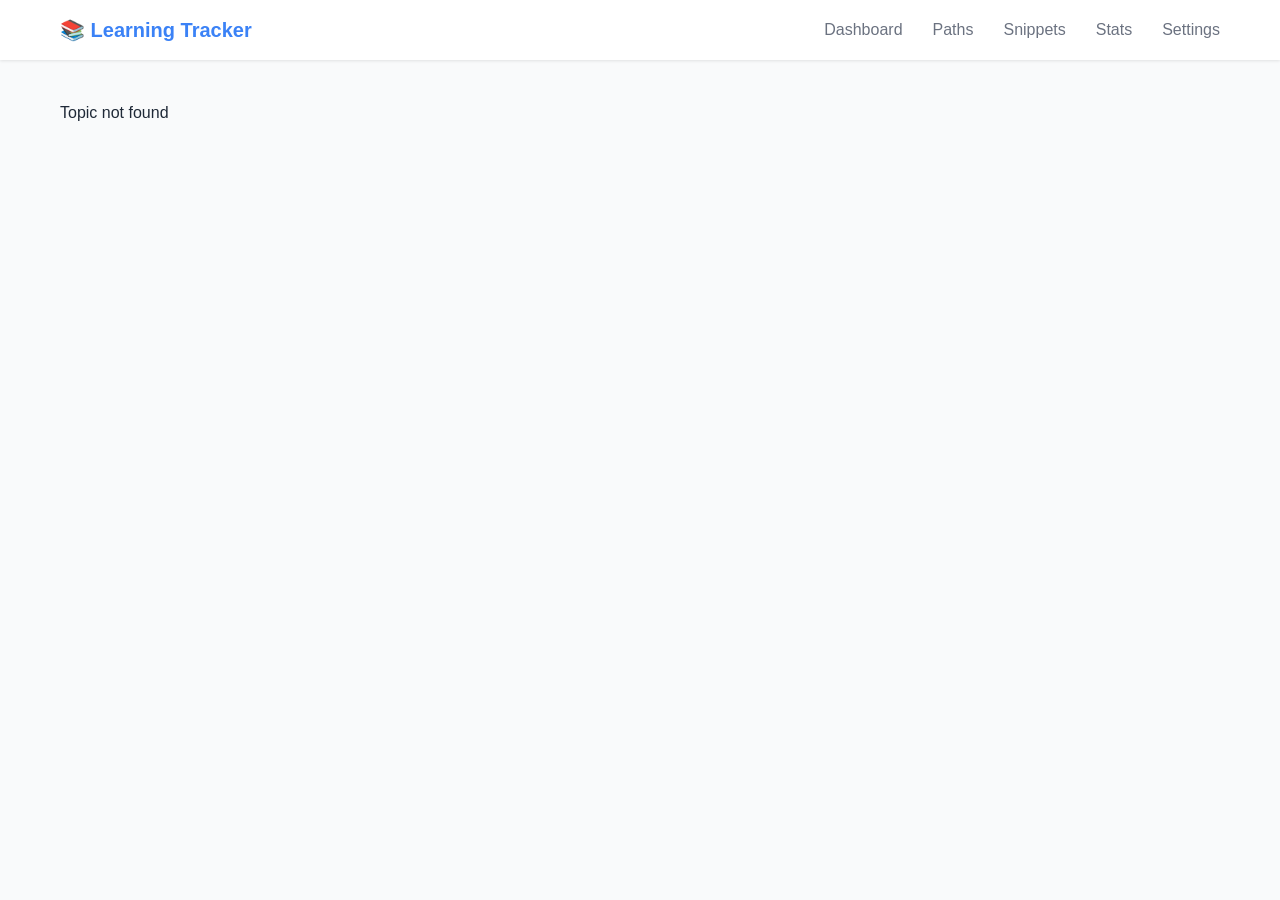
<file: topic.html>
<!DOCTYPE html>
<html lang="en">
<head>
    <meta charset="UTF-8">
    <meta name="viewport" content="width=device-width, initial-scale=1.0">
    <title>Topic Detail - Developer Learning Tracker</title>
    <link rel="stylesheet" href="css/style.css">
</head>
<body>
    <!-- Navigation -->
    <nav class="navbar">
        <div class="nav-container">
            <div class="nav-logo">📚 Learning Tracker</div>
            <button class="hamburger" id="hamburger">
                <span></span>
                <span></span>
                <span></span>
            </button>
            <ul class="nav-menu" id="navMenu">
                <li><a href="index.html">Dashboard</a></li>
                <li><a href="paths.html">Paths</a></li>
                <li><a href="snippets.html">Snippets</a></li>
                <li><a href="stats.html">Stats</a></li>
                <li><a href="settings.html">Settings</a></li>
            </ul>
        </div>
    </nav>

    <!-- Main Content -->
    <main class="container">
        <button class="btn-secondary mb-20" onclick="goBack()">← Back to Path</button>

        <div class="topic-header">
            <h1 id="topicName">Topic Name</h1>
            <p id="topicPath">Path</p>
        </div>

        <!-- Completion Status -->
        <div class="card">
            <h3>Mark Progress</h3>
            <div class="checkbox-wrapper">
                <input type="checkbox" id="completionCheckbox" onchange="toggleCompletion()">
                <label for="completionCheckbox" style="margin: 0;">I have completed this topic</label>
            </div>
            <p id="completionDate" class="text-muted"></p>
        </div>

        <!-- Notes Section -->
        <div class="card">
            <h3>My Notes</h3>
            <textarea id="notesArea" placeholder="Write your notes here..." onchange="saveNotes()"></textarea>
            <p class="text-muted" style="margin-top: 10px;">Notes are automatically saved</p>
        </div>

        <!-- Snippets Section -->
        <div class="card">
            <h3>Code Snippets for This Topic</h3>
            <button class="btn-primary mb-20" onclick="openSnippetEditor()">+ Add Code Snippet</button>
            <div id="snippetsContainer"></div>
        </div>
    </main>

    <!-- Snippet Editor Modal -->
    <div class="modal" id="snippetModal">
        <div class="modal-content">
            <div class="modal-header">
                <h2>Add Code Snippet</h2>
                <button class="close-btn" onclick="hideModal('snippetModal')">&times;</button>
            </div>

            <div>
                <label for="snippetTitle">Snippet Title</label>
                <input type="text" id="snippetTitle" placeholder="e.g., Array Map Example">

                <label for="snippetLanguage">Language</label>
                <div style="display: flex; gap: 15px; margin: 10px 0;">
                    <label>
                        <input type="radio" name="language" value="html"> HTML
                    </label>
                    <label>
                        <input type="radio" name="language" value="css"> CSS
                    </label>
                    <label>
                        <input type="radio" name="language" value="javascript" checked> JavaScript
                    </label>
                </div>

                <label for="snippetCode">Code</label>
                <textarea id="snippetCode" placeholder="Paste your code here..." rows="10"></textarea>

                <div style="display: flex; gap: 10px; margin-top: 20px;">
                    <button class="btn-primary" onclick="saveSnippet()">Save Snippet</button>
                    <button class="btn-secondary" onclick="hideModal('snippetModal')">Cancel</button>
                </div>
            </div>
        </div>
    </div>

    <script src="js/data.js"></script>
    <script src="js/utils.js"></script>
    <script src="js/app.js"></script>
    <script>
        let currentTopicId = null;

        document.addEventListener('DOMContentLoaded', function() {
            // Get topic ID from URL parameters
            const urlParams = new URLSearchParams(window.location.search);
            currentTopicId = urlParams.get('topic');

            if (currentTopicId) {
                loadTopicDetail();
            } else {
                document.querySelector('main').innerHTML = '<p>Topic not found</p>';
            }
        });

        function loadTopicDetail() {
            const topics = loadTopics();
            const topic = topics[currentTopicId];

            if (!topic) {
                document.querySelector('main').innerHTML = '<p>Topic not found</p>';
                return;
            }

            // Update header
            document.getElementById('topicName').textContent = topic.name;
            document.getElementById('topicPath').textContent = getPathName(topic.path) + ' Learning Path';

            // Update completion checkbox
            document.getElementById('completionCheckbox').checked = topic.completed;
            if (topic.completed) {
                document.getElementById('completionDate').textContent = '✓ Completed on ' + formatDate(new Date(topic.completedDate));
            } else {
                document.getElementById('completionDate').textContent = 'Not completed yet';
            }

            // Load notes
            document.getElementById('notesArea').value = topic.notes || '';

            // Load snippets for this topic
            loadSnippets();
        }

        function toggleCompletion() {
            const topics = loadTopics();
            const topic = topics[currentTopicId];

            if (document.getElementById('completionCheckbox').checked) {
                completeTopic(currentTopicId);
                document.getElementById('completionDate').textContent = '✓ Completed today';
            } else {
                topic.completed = false;
                topic.completedDate = null;
                saveTopic(currentTopicId, topic);
                document.getElementById('completionDate').textContent = 'Not completed yet';
            }
        }

        function saveNotes() {
            const topics = loadTopics();
            const topic = topics[currentTopicId];
            topic.notes = document.getElementById('notesArea').value;
            saveTopic(currentTopicId, topic);
        }

        function openSnippetEditor() {
            document.getElementById('snippetTitle').value = '';
            document.getElementById('snippetCode').value = '';
            document.querySelector('input[name="language"][value="javascript"]').checked = true;
            showModal('snippetModal');
        }

        function saveSnippet() {
            const title = document.getElementById('snippetTitle').value.trim();
            const code = document.getElementById('snippetCode').value.trim();
            const language = document.querySelector('input[name="language"]:checked').value;

            if (!title || !code) {
                alert('Please fill in all fields');
                return;
            }

            const snippet = {
                title: title,
                topicId: currentTopicId,
                language: language,
                code: code
            };

            saveSnippet(snippet);
            hideModal('snippetModal');
            loadSnippets();
        }

        function loadSnippets() {
            const snippets = getSnippetsByTopic(currentTopicId);
            const container = document.getElementById('snippetsContainer');

            if (snippets.length === 0) {
                container.innerHTML = '<p style="color: #6b7280;">No snippets yet. Create your first one!</p>';
                return;
            }

            container.innerHTML = '';
            snippets.forEach(snippet => {
                const card = document.createElement('div');
                card.className = 'card';

                const codeLines = snippet.code.split('\n');
                const preview = codeLines.slice(0, 3).join('\n');
                const hasMore = codeLines.length > 3;

                card.innerHTML = `
                    <h4>${snippet.title}</h4>
                    <p style="color: #6b7280; font-size: 12px;">Language: ${snippet.language}</p>
                    <pre style="background: #f3f4f6; padding: 10px; border-radius: 4px; overflow-x: auto; margin: 10px 0;">${preview}${hasMore ? '\n...' : ''}</pre>
                    <div style="display: flex; gap: 10px;">
                        <button class="btn-primary" onclick="viewSnippet('${snippet.id}')">View Full</button>
                        <button class="btn-danger" onclick="deleteSnippetConfirm('${snippet.id}')">Delete</button>
                    </div>
                `;

                container.appendChild(card);
            });
        }

        function viewSnippet(id) {
            const snippets = loadSnippets();
            const snippet = snippets.find(s => s.id === id);
            if (snippet) {
                alert('Full Code:\n\n' + snippet.code);
            }
        }

        function deleteSnippetConfirm(id) {
            if (confirm('Are you sure you want to delete this snippet?')) {
                deleteSnippet(id);
                loadSnippets();
            }
        }

        function goBack() {
            const topics = loadTopics();
            const topic = topics[currentTopicId];
            window.location.href = 'paths.html#' + topic.path;
        }
    </script>
</body>
</html>
</file>
<file: css/style.css>
/* ===== GLOBAL STYLES ===== */
* {
    margin: 0;
    padding: 0;
    box-sizing: border-box;
}

body {
    font-family: -apple-system, BlinkMacSystemFont, 'Segoe UI', Roboto, 'Helvetica Neue', Arial, sans-serif;
    background-color: #f9fafb;
    color: #1f2937;
    line-height: 1.6;
    min-font-size: 14px;
}

body.dark-mode {
    background-color: #111827;
    color: #f3f4f6;
}

a {
    text-decoration: none;
    color: inherit;
}

button {
    cursor: pointer;
    border: none;
    font-family: inherit;
    transition: all 0.3s ease;
}

button:hover {
    transform: translateY(-2px);
}

button:focus {
    outline: 2px solid #3b82f6;
    outline-offset: 2px;
}

/* ===== NAVBAR ===== */
.navbar {
    background-color: #ffffff;
    box-shadow: 0 1px 3px rgba(0, 0, 0, 0.1);
    sticky-top: 0;
    position: sticky;
    top: 0;
    z-index: 100;
}

body.dark-mode .navbar {
    background-color: #1f2937;
    box-shadow: 0 1px 3px rgba(0, 0, 0, 0.3);
}

.nav-container {
    max-width: 1200px;
    margin: 0 auto;
    padding: 0 20px;
    display: flex;
    justify-content: space-between;
    align-items: center;
    height: 60px;
}

.nav-logo {
    font-size: 20px;
    font-weight: 700;
    color: #3b82f6;
}

.nav-menu {
    display: flex;
    list-style: none;
    gap: 30px;
}

.nav-menu a {
    color: #6b7280;
    font-weight: 500;
    transition: color 0.3s;
}

body.dark-mode .nav-menu a {
    color: #d1d5db;
}

.nav-menu a {
    position: relative;
}

.nav-menu a::after {
    content: '';
    position: absolute;
    bottom: -2px;
    left: 0;
    width: 0;
    height: 2px;
    background-color: #3b82f6;
    transition: width 0.3s ease;
}

.nav-menu a:hover::after,
.nav-menu a.active::after {
    width: 100%;
}

.nav-menu a:hover,
.nav-menu a.active {
    color: #3b82f6;
    font-weight: 600;
}

.hamburger {
    display: none;
    flex-direction: column;
    background: none;
    border: none;
    cursor: pointer;
    padding: 5px;
    gap: 5px;
}

.hamburger span {
    width: 25px;
    height: 3px;
    background-color: #1f2937;
    border-radius: 2px;
    transition: all 0.3s ease;
    transform-origin: center;
}

.hamburger.open span:nth-child(1) {
    transform: rotate(45deg) translateY(10px);
}

.hamburger.open span:nth-child(2) {
    opacity: 0;
}

.hamburger.open span:nth-child(3) {
    transform: rotate(-45deg) translateY(-10px);
}

body.dark-mode .hamburger span {
    background-color: #f3f4f6;
}

/* ===== CONTAINER ===== */
.container {
    max-width: 1200px;
    margin: 0 auto;
    padding: 40px 20px;
    animation: fadeIn 0.5s ease-in;
}

@keyframes fadeIn {
    from {
        opacity: 0;
    }
    to {
        opacity: 1;
    }
}

@keyframes fadeOut {
    from {
        opacity: 1;
    }
    to {
        opacity: 0;
    }
}

/* ===== DASHBOARD HEADER ===== */
.dashboard-header {
    margin-bottom: 40px;
}

.dashboard-header h1 {
    font-size: 32px;
    margin-bottom: 10px;
}

.dashboard-header p {
    color: #6b7280;
    font-size: 16px;
}

body.dark-mode .dashboard-header p {
    color: #d1d5db;
}

/* ===== STATS SECTION ===== */
.stats-section {
    display: grid;
    grid-template-columns: repeat(auto-fit, minmax(200px, 1fr));
    gap: 20px;
    margin-bottom: 40px;
}

.stat-card {
    background-color: #ffffff;
    padding: 32px 24px;
    border-radius: 8px;
    box-shadow: 0 2px 8px rgba(0, 0, 0, 0.1);
    text-align: center;
    transition: all 0.3s ease;
    border-top: 3px solid #3b82f6;
}

.stat-card:hover {
    box-shadow: 0 4px 12px rgba(0, 0, 0, 0.15);
    transform: translateY(-2px);
}

body.dark-mode .stat-card {
    background-color: #1f2937;
    box-shadow: 0 2px 8px rgba(0, 0, 0, 0.3);
}

body.dark-mode .stat-card:hover {
    box-shadow: 0 4px 12px rgba(0, 0, 0, 0.5);
}

.stat-number {
    font-size: 32px;
    font-weight: 700;
    color: #3b82f6;
    margin-bottom: 8px;
}

.stat-label {
    font-size: 14px;
    font-weight: 600;
    color: #1f2937;
    margin-bottom: 4px;
}

body.dark-mode .stat-label {
    color: #f3f4f6;
}

.stat-subtitle {
    font-size: 12px;
    color: #6b7280;
}

body.dark-mode .stat-subtitle {
    color: #9ca3af;
}

/* ===== ACTIVITY SECTION ===== */
.activity-section {
    background-color: #ffffff;
    padding: 32px;
    border-radius: 8px;
    box-shadow: 0 2px 8px rgba(0, 0, 0, 0.1);
    margin-bottom: 40px;
    transition: all 0.3s ease;
}

.activity-section:hover {
    box-shadow: 0 4px 12px rgba(0, 0, 0, 0.15);
}

.activity-header {
    display: flex;
    justify-content: space-between;
    align-items: flex-start;
    margin-bottom: 24px;
}

.streak-badge {
    background: linear-gradient(135deg, #fbbf24 0%, #f59e0b 100%);
    color: #ffffff;
    padding: 16px 24px;
    border-radius: 8px;
    display: flex;
    align-items: center;
    gap: 8px;
    font-weight: 600;
    box-shadow: 0 4px 12px rgba(245, 158, 11, 0.3);
}

.streak-fire {
    font-size: 24px;
}

.streak-number {
    font-size: 24px;
    font-weight: 700;
}

.activity-legend {
    display: flex;
    gap: 24px;
    flex-wrap: wrap;
    margin-top: 20px;
    padding-top: 20px;
    border-top: 1px solid #e5e7eb;
}

body.dark-mode .activity-legend {
    border-top-color: #374151;
}

.legend-item {
    display: flex;
    align-items: center;
    gap: 8px;
    font-size: 13px;
}

.legend-box {
    width: 16px;
    height: 16px;
    border-radius: 4px;
}

body.dark-mode .activity-section {
    background-color: #1f2937;
    box-shadow: 0 1px 3px rgba(0, 0, 0, 0.3);
}

.activity-section h2 {
    margin-bottom: 10px;
}

.activity-label {
    color: #6b7280;
    font-size: 14px;
    margin-bottom: 20px;
}

body.dark-mode .activity-label {
    color: #d1d5db;
}

.activity-grid {
    display: grid;
    grid-template-columns: repeat(10, 20px);
    gap: 4px;
    margin-top: 10px;
}

.activity-square {
    width: 20px;
    height: 20px;
    background-color: #e5e7eb;
    border-radius: 2px;
    cursor: pointer;
    transition: all 0.2s;
}

body.dark-mode .activity-square {
    background-color: #374151;
}

.activity-square:hover {
    transform: scale(1.1);
    box-shadow: 0 2px 4px rgba(0, 0, 0, 0.2);
}

.activity-square.level-1 {
    background-color: #86efac;
}

.activity-square.level-2 {
    background-color: #4ade80;
}

.activity-square.level-3 {
    background-color: #22c55e;
}

.activity-square.level-4 {
    background-color: #16a34a;
}

/* ===== QUICK ACTIONS SECTION ===== */
.quick-actions-section {
    margin-bottom: 40px;
}

.quick-actions-section h2 {
    margin-bottom: 24px;
    font-size: 20px;
}

.quick-actions-grid {
    display: grid;
    grid-template-columns: repeat(auto-fit, minmax(150px, 1fr));
    gap: 16px;
}

.quick-action-btn {
    background-color: #ffffff;
    border: 2px solid #e5e7eb;
    padding: 24px 16px;
    border-radius: 8px;
    cursor: pointer;
    display: flex;
    flex-direction: column;
    align-items: center;
    gap: 12px;
    transition: all 0.3s ease;
}

.quick-action-btn:hover {
    border-color: #3b82f6;
    background-color: #eff6ff;
    box-shadow: 0 4px 12px rgba(59, 130, 246, 0.15);
    transform: translateY(-2px);
}

body.dark-mode .quick-action-btn {
    background-color: #1f2937;
    border-color: #374151;
    color: #f3f4f6;
}

body.dark-mode .quick-action-btn:hover {
    background-color: #374151;
    border-color: #60a5fa;
    box-shadow: 0 4px 12px rgba(96, 165, 250, 0.15);
}

.action-icon {
    font-size: 32px;
}

.action-text {
    font-size: 13px;
    font-weight: 600;
    text-align: center;
}

/* ===== PATHS SECTION ===== */
.paths-section {
    margin-bottom: 40px;
}

.paths-section h2 {
    margin-bottom: 25px;
}

.paths-grid {
    display: grid;
    grid-template-columns: repeat(auto-fit, minmax(250px, 1fr));
    gap: 20px;
}

.path-card {
    background-color: #ffffff;
    padding: 25px;
    border-radius: 8px;
    box-shadow: 0 1px 3px rgba(0, 0, 0, 0.1);
    text-align: center;
    cursor: pointer;
    transition: all 0.3s;
}

body.dark-mode .path-card {
    background-color: #1f2937;
    box-shadow: 0 1px 3px rgba(0, 0, 0, 0.3);
}

.path-card:hover {
    transform: translateY(-5px);
    box-shadow: 0 4px 6px rgba(0, 0, 0, 0.1);
}

body.dark-mode .path-card:hover {
    box-shadow: 0 4px 6px rgba(0, 0, 0, 0.3);
}

.path-icon {
    font-size: 48px;
    margin-bottom: 15px;
}

.path-card h3 {
    font-size: 18px;
    margin-bottom: 15px;
}

.path-progress {
    display: flex;
    flex-direction: column;
    gap: 8px;
}

.progress-bar {
    width: 100%;
    height: 8px;
    background-color: #e5e7eb;
    border-radius: 4px;
    overflow: hidden;
}

body.dark-mode .progress-bar {
    background-color: #374151;
}

.progress-fill {
    height: 100%;
    background-color: #10b981;
    transition: width 0.3s;
}

.progress-text {
    font-size: 12px;
    color: #6b7280;
}

body.dark-mode .progress-text {
    color: #d1d5db;
}

/* ===== RECENT ACTIVITY SECTION ===== */
.recent-section {
    background-color: #ffffff;
    padding: 30px;
    border-radius: 8px;
    box-shadow: 0 1px 3px rgba(0, 0, 0, 0.1);
}

body.dark-mode .recent-section {
    background-color: #1f2937;
    box-shadow: 0 1px 3px rgba(0, 0, 0, 0.3);
}

.recent-section h2 {
    margin-bottom: 20px;
}

.activity-list {
    list-style: none;
}

.activity-list li {
    padding: 12px 0;
    border-bottom: 1px solid #e5e7eb;
    color: #1f2937;
}

body.dark-mode .activity-list li {
    border-bottom-color: #374151;
    color: #f3f4f6;
}

.activity-list li:last-child {
    border-bottom: none;
}

/* ===== BUTTONS ===== */
button {
    padding: 10px 20px;
    border: none;
    border-radius: 6px;
    cursor: pointer;
    font-size: 14px;
    font-weight: 600;
    transition: all 0.3s;
}

.btn-primary {
    background-color: #3b82f6;
    color: #ffffff;
}

.btn-primary:hover {
    background-color: #2563eb;
}

.btn-secondary {
    background-color: #6b7280;
    color: #ffffff;
}

.btn-secondary:hover {
    background-color: #4b5563;
}

.btn-danger {
    background-color: #ef4444;
    color: #ffffff;
}

.btn-danger:hover {
    background-color: #dc2626;
}

.btn-success {
    background-color: #10b981;
    color: #ffffff;
}

.btn-success:hover {
    background-color: #059669;
}

/* ===== FORMS ===== */
input, textarea, select {
    width: 100%;
    padding: 12px 16px;
    margin: 8px 0;
    border: 2px solid #e5e7eb;
    border-radius: 6px;
    font-family: inherit;
    font-size: 14px;
    line-height: 1.5;
    transition: all 0.2s ease;
}

input:focus, textarea:focus, select:focus {
    outline: none;
    border-color: #3b82f6;
    box-shadow: 0 0 0 3px rgba(59, 130, 246, 0.1);
}

body.dark-mode input,
body.dark-mode textarea,
body.dark-mode select {
    background-color: #374151;
    border-color: #4b5563;
    color: #f3f4f6;
}

body.dark-mode input:focus,
body.dark-mode textarea:focus,
body.dark-mode select:focus {
    border-color: #60a5fa;
    box-shadow: 0 0 0 3px rgba(96, 165, 250, 0.1);
}

label {
    display: block;
    margin-bottom: 8px;
    font-weight: 600;
    font-size: 14px;
}

textarea {
    resize: vertical;
    min-height: 120px;
    font-family: 'Courier New', monospace;
}

/* ===== CARDS ===== */
.card {
    background-color: #ffffff;
    padding: 20px;
    border-radius: 8px;
    box-shadow: 0 1px 3px rgba(0, 0, 0, 0.1);
    margin-bottom: 15px;
    transition: all 0.3s ease;
}

.card:hover {
    box-shadow: 0 4px 12px rgba(0, 0, 0, 0.15);
}

body.dark-mode .card {
    background-color: #1f2937;
    box-shadow: 0 1px 3px rgba(0, 0, 0, 0.3);
}

body.dark-mode .card:hover {
    box-shadow: 0 4px 12px rgba(0, 0, 0, 0.5);
}

/* ===== TOPIC CARD STYLES ===== */
.topic-card {
    padding: 20px;
    display: flex;
    flex-direction: column;
}

.topic-card-header {
    display: flex;
    justify-content: space-between;
    align-items: flex-start;
    margin-bottom: 12px;
}

.topic-info {
    display: flex;
    flex-direction: column;
    gap: 8px;
    flex: 1;
}

.topic-info h3 {
    margin: 0;
    font-size: 16px;
    font-weight: 600;
}

.status-icon {
    font-size: 24px;
    width: 32px;
    height: 32px;
    display: flex;
    align-items: center;
    justify-content: center;
    border-radius: 50%;
}

.status-icon.completed {
    background-color: #d1fae5;
    color: #065f46;
}

.status-icon.not-started {
    background-color: #f3f4f6;
    color: #9ca3af;
}

body.dark-mode .status-icon.not-started {
    background-color: #374151;
    color: #6b7280;
}

.status-text {
    font-size: 13px;
    margin: 0;
    margin-bottom: 12px;
    font-weight: 500;
}

.status-text.completed {
    color: #065f46;
}

.status-text.not-started {
    color: #6b7280;
}

body.dark-mode .status-text.not-started {
    color: #d1d5db;
}

.topic-meta {
    display: flex;
    gap: 12px;
    font-size: 12px;
    color: #6b7280;
}

body.dark-mode .topic-meta {
    color: #d1d5db;
}

.meta-item {
    display: flex;
    align-items: center;
    gap: 4px;
}

.completed-card {
    border-left: 4px solid #10b981;
    opacity: 0.85;
}

.completed-card:hover {
    opacity: 1;
}

/* ===== CHECKBOX CUSTOM ===== */
.checkbox-wrapper {
    display: flex;
    align-items: center;
    gap: 10px;
    margin: 15px 0;
}

.checkbox-wrapper input[type="checkbox"] {
    width: 20px;
    height: 20px;
    cursor: pointer;
}

/* ===== MODAL ===== */
.modal {
    display: none;
    position: fixed;
    z-index: 1000;
    left: 0;
    top: 0;
    width: 100%;
    height: 100%;
    background-color: rgba(0, 0, 0, 0.5);
    animation: fadeIn 0.3s ease;
}

.modal.show {
    display: flex;
    justify-content: center;
    align-items: center;
}

.modal-content {
    background-color: #ffffff;
    padding: 32px;
    border-radius: 8px;
    width: 90%;
    max-width: 600px;
    max-height: 80vh;
    overflow-y: auto;
    box-shadow: 0 20px 25px -5px rgba(0, 0, 0, 0.1);
    animation: slideUp 0.3s ease;
}

body.dark-mode .modal-content {
    background-color: #1f2937;
    box-shadow: 0 20px 25px -5px rgba(0, 0, 0, 0.3);
}

@keyframes fadeIn {
    from {
        opacity: 0;
    }
    to {
        opacity: 1;
    }
}

@keyframes slideUp {
    from {
        transform: translateY(30px);
        opacity: 0;
    }
    to {
        transform: translateY(0);
        opacity: 1;
    }
}

.modal-header {
    display: flex;
    justify-content: space-between;
    align-items: center;
    margin-bottom: 24px;
    border-bottom: 1px solid #e5e7eb;
    padding-bottom: 16px;
}

body.dark-mode .modal-header {
    border-bottom-color: #374151;
}

.modal-header h2 {
    font-size: 20px;
    font-weight: 600;
    margin: 0;
}

.close-btn {
    background: none;
    border: none;
    font-size: 28px;
    cursor: pointer;
    color: #6b7280;
    padding: 0;
    width: 32px;
    height: 32px;
    display: flex;
    align-items: center;
    justify-content: center;
    border-radius: 4px;
    transition: all 0.2s;
}

.close-btn:hover {
    background-color: #f3f4f6;
    color: #1f2937;
}

body.dark-mode .close-btn {
    color: #d1d5db;
}

body.dark-mode .close-btn:hover {
    background-color: #374151;
    color: #f3f4f6;
}

/* ===== FILTER CONTROLS ===== */
.filter-controls {
    background-color: #ffffff;
    padding: 20px 24px;
    border-radius: 8px;
    margin-bottom: 24px;
    display: flex;
    align-items: center;
    gap: 16px;
    box-shadow: 0 2px 8px rgba(0, 0, 0, 0.1);
}

body.dark-mode .filter-controls {
    background-color: #1f2937;
    box-shadow: 0 2px 8px rgba(0, 0, 0, 0.3);
}

.filter-controls label {
    margin: 0;
    font-weight: 600;
    white-space: nowrap;
}

.filter-controls select {
    min-width: 200px;
    padding: 10px 12px;
    border: 2px solid #e5e7eb;
    border-radius: 6px;
}

body.dark-mode .filter-controls select {
    border-color: #4b5563;
}

/* ===== PROGRESS RING ===== */
.progress-ring {
    width: 80px;
    height: 80px;
    margin: 0 auto 16px;
}

.progress-ring-svg {
    transform: rotate(-90deg);
}

.progress-ring-circle-bg {
    fill: none;
    stroke: #e5e7eb;
    stroke-width: 6;
}

body.dark-mode .progress-ring-circle-bg {
    stroke: #374151;
}

.progress-ring-circle {
    fill: none;
    stroke: #3b82f6;
    stroke-width: 6;
    stroke-linecap: round;
    transition: stroke-dashoffset 0.3s ease;
}

/* ===== TABS ===== */
.tabs {
    display: flex;
    gap: 10px;
    border-bottom: 2px solid #e5e7eb;
    margin-bottom: 20px;
    margin-top: 24px;
}

body.dark-mode .tabs {
    border-bottom-color: #374151;
}

.tab-button {
    background: none;
    border: none;
    padding: 12px 20px;
    cursor: pointer;
    color: #6b7280;
    font-weight: 600;
    border-bottom: 3px solid transparent;
    margin-bottom: -2px;
    transition: all 0.3s;
}

body.dark-mode .tab-button {
    color: #d1d5db;
}

.tab-button.active {
    color: #3b82f6;
    border-bottom-color: #3b82f6;
}

.tab-content {
    display: none;
}

.tab-content.active {
    display: block;
}

/* ===== GRID ===== */
.grid {
    display: grid;
    grid-template-columns: repeat(auto-fill, minmax(300px, 1fr));
    gap: 20px;
    margin-bottom: 40px;
}

/* ===== SNIPPETS PAGE ===== */
.snippets-controls {
    display: flex;
    gap: 16px;
    margin-bottom: 32px;
    flex-wrap: wrap;
    align-items: stretch;
}

.search-filter-group {
    display: flex;
    gap: 12px;
    flex: 1;
    min-width: 300px;
    align-items: center;
}

.search-input {
    flex: 1;
}

.language-filter,
.sort-select {
    min-width: 140px;
}

.snippet-card {
    display: flex;
    flex-direction: column;
}

.snippet-card-header {
    display: flex;
    justify-content: space-between;
    align-items: flex-start;
    margin-bottom: 12px;
    gap: 12px;
}

.snippet-card-header h3 {
    margin: 0;
    font-size: 16px;
    flex: 1;
}

.language-badge {
    padding: 4px 12px;
    border-radius: 4px;
    color: #ffffff;
    font-size: 11px;
    font-weight: 700;
    white-space: nowrap;
}

.snippet-meta {
    font-size: 12px;
    color: #6b7280;
    margin: 0 0 12px 0;
}

body.dark-mode .snippet-meta {
    color: #d1d5db;
}

.snippet-preview {
    background-color: #1f2937;
    color: #f3f4f6;
    padding: 12px;
    border-radius: 6px;
    overflow-x: auto;
    margin: 12px 0;
    font-size: 12px;
    line-height: 1.4;
    flex: 1;
    font-family: 'Courier New', monospace;
}

body.dark-mode .snippet-preview {
    background-color: #0f1419;
}

.snippet-actions {
    display: flex;
    gap: 10px;
}

/* ===== RESPONSIVE DESIGN ===== */
@media (max-width: 768px) {
    .hamburger {
        display: flex;
    }

    .nav-menu {
        display: none;
        position: absolute;
        top: 60px;
        left: 0;
        right: 0;
        background-color: #ffffff;
        flex-direction: column;
        gap: 0;
        list-style: none;
        box-shadow: 0 10px 20px rgba(0, 0, 0, 0.15);
        animation: slideDown 0.3s ease;
    }

    @keyframes slideDown {
        from {
            opacity: 0;
            transform: translateY(-10px);
        }
        to {
            opacity: 1;
            transform: translateY(0);
        }
    }

    body.dark-mode .nav-menu {
        background-color: #1f2937;
    }

    .nav-menu.active {
        display: flex;
    }

    .nav-menu li {
        border-bottom: 1px solid #e5e7eb;
    }

    body.dark-mode .nav-menu li {
        border-bottom-color: #374151;
    }

    .nav-menu li:last-child {
        border-bottom: none;
    }

    .nav-menu a {
        display: block;
        padding: 16px 20px;
        transition: all 0.2s ease;
    }

    .nav-menu a:hover {
        background-color: #f3f4f6;
        padding-left: 24px;
    }

    body.dark-mode .nav-menu a:hover {
        background-color: #374151;
    }

    .nav-menu a::after {
        display: none;
    }

    .container {
        padding: 20px 15px;
    }

    .stats-section {
        grid-template-columns: repeat(2, 1fr);
        gap: 12px;
    }

    .stat-card {
        padding: 20px 16px;
    }

    .paths-grid {
        grid-template-columns: 1fr;
    }

    .quick-actions-grid {
        grid-template-columns: repeat(2, 1fr);
    }

    .activity-header {
        flex-direction: column;
        gap: 16px;
        align-items: stretch;
    }

    .streak-badge {
        width: 100%;
        justify-content: center;
    }

    .filter-controls {
        flex-direction: column;
        gap: 12px;
    }

    .search-filter-group {
        flex-direction: column;
        min-width: auto;
    }

    .search-filter-group > * {
        width: 100%;
    }

    .snippets-controls {
        flex-direction: column;
    }

    .btn-primary {
        width: 100%;
    }

    input, textarea, select {
        font-size: 16px;
    }

    .dashboard-header h1 {
        font-size: 24px;
    }

    .activity-grid {
        grid-template-columns: repeat(7, 20px);
    }

    .modal-content {
        width: 95%;
        margin: 20% auto;
    }

    .grid {
        grid-template-columns: 1fr;
    }
}

/* ===== ACCESSIBILITY ===== */
:focus {
    outline: 2px solid #3b82f6;
    outline-offset: 2px;
}

/* ===== UTILITY CLASSES ===== */
.text-center {
    text-align: center;
}

.mt-20 {
    margin-top: 20px;
}

.mb-20 {
    margin-bottom: 20px;
}

.hidden {
    display: none;
}

.flex {
    display: flex;
}

.flex-between {
    display: flex;
    justify-content: space-between;
    align-items: center;
}

.flex-center {
    display: flex;
    justify-content: center;
    align-items: center;
}

/* ===== DIFFICULTY BADGES ===== */
.difficulty-badge {
    display: inline-block;
    padding: 4px 10px;
    border-radius: 4px;
    font-size: 12px;
    font-weight: 600;
    margin-top: 8px;
}

.difficulty-beginner {
    background-color: #d1fae5;
    color: #065f46;
}

body.dark-mode .difficulty-beginner {
    background-color: #064e3b;
    color: #d1fae5;
}

.difficulty-intermediate {
    background-color: #fef3c7;
    color: #78350f;
}

body.dark-mode .difficulty-intermediate {
    background-color: #78350f;
    color: #fef3c7;
}

.difficulty-advanced {
    background-color: #fee2e2;
    color: #7c2d12;
}

body.dark-mode .difficulty-advanced {
    background-color: #7c2d12;
    color: #fee2e2;
}

/* ===== BADGES DISPLAY ===== */
.badges-container {
    display: flex;
    flex-wrap: wrap;
    gap: 15px;
    padding: 20px;
    background-color: #ffffff;
    border-radius: 8px;
    box-shadow: 0 1px 3px rgba(0, 0, 0, 0.1);
}

body.dark-mode .badges-container {
    background-color: #1f2937;
    box-shadow: 0 1px 3px rgba(0, 0, 0, 0.3);
}

.badge-item {
    display: flex;
    flex-direction: column;
    align-items: center;
    gap: 8px;
    padding: 15px;
    background: linear-gradient(135deg, #667eea 0%, #764ba2 100%);
    border-radius: 8px;
    color: #ffffff;
    text-align: center;
    min-width: 100px;
}

.badge-icon {
    font-size: 32px;
}

.badge-name {
    font-size: 12px;
    font-weight: 600;
}

.badge-date {
    font-size: 10px;
    opacity: 0.8;
}

/* ===== CODE SYNTAX HIGHLIGHTING ===== */
.code-block {
    background-color: #1f2937;
    color: #f3f4f6;
    padding: 15px;
    border-radius: 6px;
    overflow-x: auto;
    font-family: 'Courier New', monospace;
    font-size: 13px;
    line-height: 1.5;
    margin: 10px 0;
}

.code-keyword { color: #f97316; }
.code-string { color: #22c55e; }
.code-function { color: #60a5fa; }
.code-comment { color: #9ca3af; }
.code-number { color: #a78bfa; }

/* ===== PROGRESS STATS ===== */
.progress-stats {
    display: grid;
    grid-template-columns: repeat(auto-fit, minmax(150px, 1fr));
    gap: 15px;
    margin-top: 15px;
}

.stat-item {
    background-color: #f0f9ff;
    padding: 12px;
    border-radius: 6px;
    text-align: center;
}

body.dark-mode .stat-item {
    background-color: #1e3a8a;
}

.stat-item .value {
    font-size: 20px;
    font-weight: 700;
    color: #3b82f6;
    margin-bottom: 4px;
}

.stat-item .label {
    font-size: 12px;
    color: #6b7280;
}

body.dark-mode .stat-item .label {
    color: #d1d5db;
}

/* ===== KEYBOARD SHORTCUTS ===== */
.shortcuts-list {
    display: grid;
    gap: 12px;
}

.shortcut-item {
    display: flex;
    justify-content: space-between;
    align-items: center;
    padding: 10px;
    background-color: #f3f4f6;
    border-radius: 4px;
}

body.dark-mode .shortcut-item {
    background-color: #374151;
}

.shortcut-key {
    background-color: #ffffff;
    padding: 4px 8px;
    border-radius: 4px;
    border: 1px solid #d1d5db;
    font-family: monospace;
    font-size: 12px;
    font-weight: 600;
}

body.dark-mode .shortcut-key {
    background-color: #1f2937;
    border-color: #4b5563;
}

/* ===== ACHIEVEMENT POPOVER ===== */
.achievement-popup {
    position: fixed;
    bottom: 20px;
    right: 20px;
    background: linear-gradient(135deg, #667eea 0%, #764ba2 100%);
    color: #ffffff;
    padding: 20px;
    border-radius: 8px;
    box-shadow: 0 4px 12px rgba(0, 0, 0, 0.3);
    z-index: 2000;
    animation: slideIn 0.5s ease-out;
}

@keyframes slideIn {
    from {
        transform: translateX(400px);
        opacity: 0;
    }
    to {
        transform: translateX(0);
        opacity: 1;
    }
}

@keyframes slideOut {
    to {
        transform: translateX(400px);
        opacity: 0;
    }
}

.achievement-popup.hide {
    animation: slideOut 0.5s ease-out forwards;
}

.achievement-icon {
    font-size: 48px;
    margin-bottom: 10px;
}

.achievement-text {
    font-weight: 600;
    text-align: center;
}

/* ===== EMPTY STATES ===== */
.empty-state {
    text-align: center;
    padding: 60px 20px;
    color: #6b7280;
}

body.dark-mode .empty-state {
    color: #d1d5db;
}

.empty-icon {
    font-size: 64px;
    margin-bottom: 16px;
    opacity: 0.5;
}

.empty-title {
    font-size: 20px;
    font-weight: 600;
    margin-bottom: 8px;
    color: #1f2937;
}

body.dark-mode .empty-title {
    color: #f3f4f6;
}

.empty-message {
    font-size: 14px;
    margin-bottom: 24px;
}

/* ===== LOADING STATES ===== */
.loading {
    display: flex;
    justify-content: center;
    align-items: center;
    gap: 8px;
    color: #6b7280;
    font-size: 14px;
}

body.dark-mode .loading {
    color: #d1d5db;
}

.loading-spinner {
    width: 20px;
    height: 20px;
    border: 3px solid #e5e7eb;
    border-top-color: #3b82f6;
    border-radius: 50%;
    animation: spin 0.6s linear infinite;
}

body.dark-mode .loading-spinner {
    border-color: #374151;
}

@keyframes spin {
    to {
        transform: rotate(360deg);
    }
}

.skeleton {
    background: linear-gradient(90deg, #f0f0f0 25%, #e0e0e0 50%, #f0f0f0 75%);
    background-size: 200% 100%;
    animation: shimmer 1.5s infinite;
}

body.dark-mode .skeleton {
    background: linear-gradient(90deg, #374151 25%, #4b5563 50%, #374151 75%);
    background-size: 200% 100%;
}

@keyframes shimmer {
    0% {
        background-position: 200% 0;
    }
    100% {
        background-position: -200% 0;
    }
}
</file>
